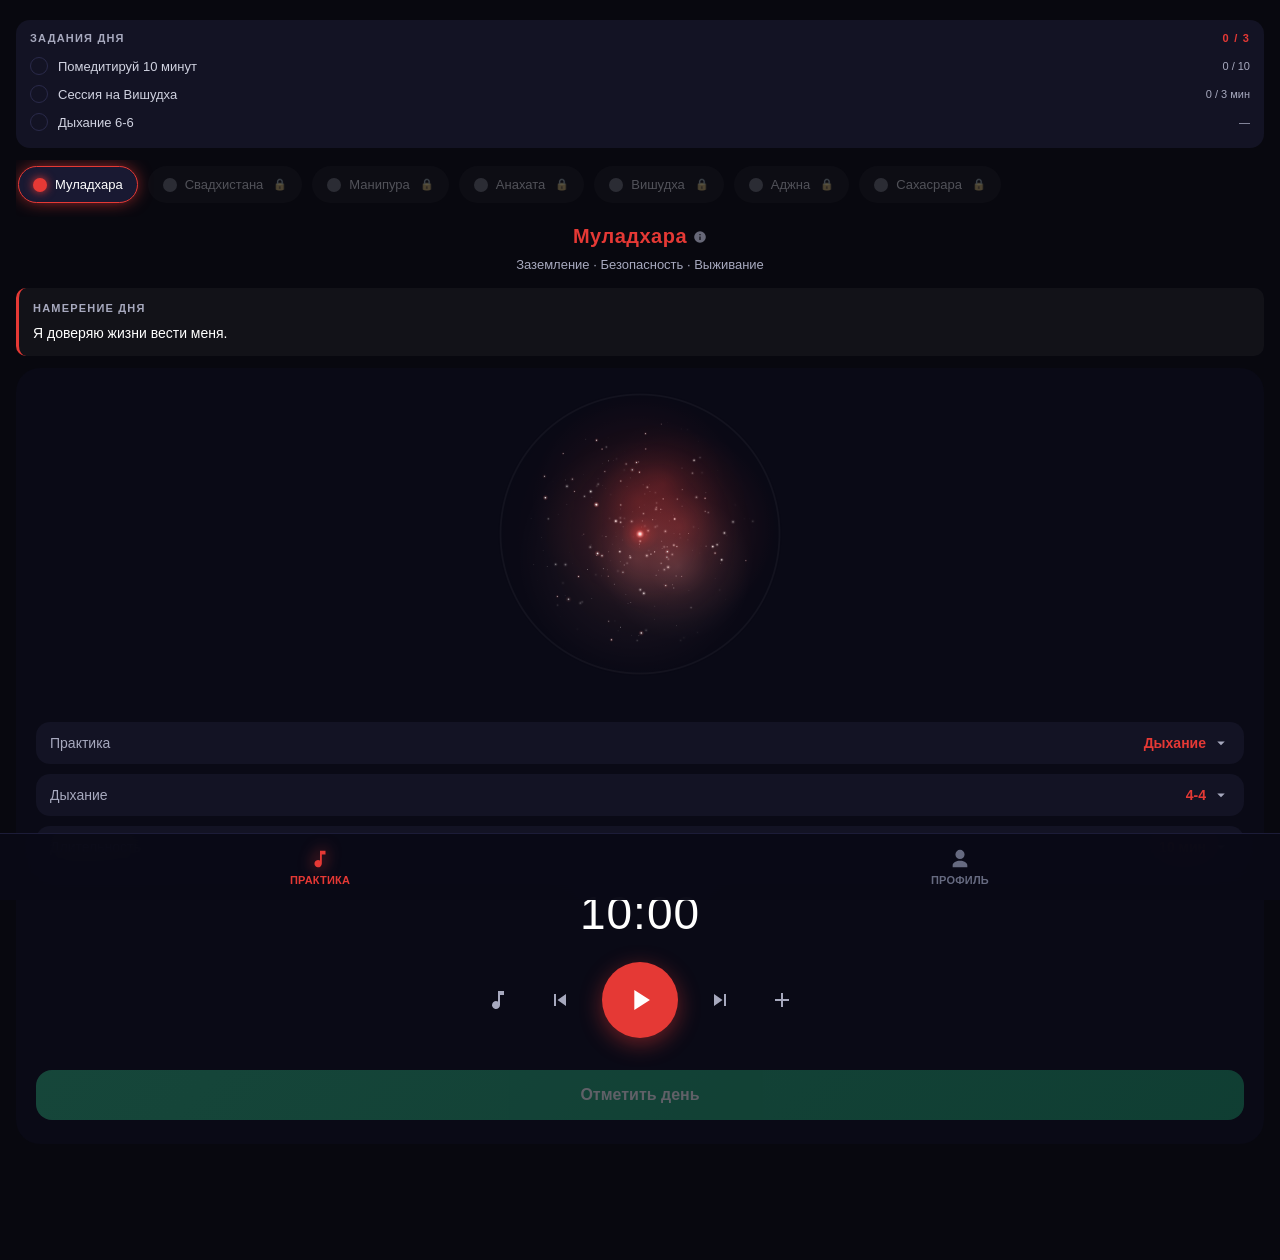
<file: Index.html>
<!DOCTYPE html>
<html lang="ru">
<head>
<meta charset="UTF-8">
<meta name="viewport" content="width=device-width, initial-scale=1, maximum-scale=1, user-scalable=no">
<title>Медитации</title>
<script src="https://telegram.org/js/telegram-web-app.js"></script>
<style>
  * { box-sizing: border-box; margin: 0; padding: 0; -webkit-tap-highlight-color: transparent; }
  body {
    --accent: #a463f2;
    --accent-glow: rgba(164, 99, 242, 0.45);
    font-family: -apple-system, BlinkMacSystemFont, 'Segoe UI', Roboto, sans-serif;
    background: #08080f;
    color: #fffffe;
    min-height: 100vh;
    padding: 20px 16px 100px;
    user-select: none;
  }
  .screen { display: none; }
  .screen.active { display: block; animation: fadeIn .25s ease; }
  @keyframes fadeIn { from { opacity: 0; transform: translateY(6px); } to { opacity: 1; transform: none; } }

  .tabs-bottom {
    position: fixed;
    bottom: 0; left: 0; right: 0;
    background: rgba(10, 10, 22, 0.96);
    backdrop-filter: blur(16px);
    -webkit-backdrop-filter: blur(16px);
    border-top: 1px solid #1c1c38;
    display: flex;
    padding: 8px 0 max(8px, env(safe-area-inset-bottom));
    z-index: 60;
  }
  .bottom-tab {
    flex: 1;
    background: none;
    border: none;
    color: #666a80;
    font-family: inherit;
    font-size: 11px;
    font-weight: 600;
    cursor: pointer;
    display: flex;
    flex-direction: column;
    align-items: center;
    gap: 4px;
    padding: 6px;
    transition: color .2s;
    letter-spacing: .2px;
    text-transform: uppercase;
  }
  .bottom-tab svg { fill: currentColor; transition: transform .2s; }
  .bottom-tab:active svg { transform: scale(.9); }
  .bottom-tab.active { color: var(--accent); }
  .bottom-tab.active svg { filter: drop-shadow(0 0 8px var(--accent)); }

  .streak-card {
    background: linear-gradient(135deg, #ff8906 0%, #e53170 100%);
    border-radius: 20px; padding: 20px; text-align: center;
    margin-bottom: 12px; box-shadow: 0 8px 24px rgba(229, 49, 112, 0.25);
  }
  .streak-num { font-size: 48px; font-weight: 700; line-height: 1; }
  .streak-label { font-size: 13px; opacity: .9; margin-top: 4px; }

  .stats-bar {
    display: flex; align-items: center; gap: 10px;
    background: #131324; border-radius: 14px;
    padding: 12px 14px; margin-bottom: 14px;
  }
  .level-badge {
    font-size: 11px; color: #a7a9be; font-weight: 600;
    flex-shrink: 0; letter-spacing: .3px; text-transform: uppercase;
  }
  .level-badge b { color: var(--accent); font-size: 15px; margin-left: 4px; }
  .xp-bar {
    flex: 1; height: 6px; background: rgba(255,255,255,.06);
    border-radius: 3px; overflow: hidden; min-width: 40px;
  }
  .xp-fill {
    height: 100%; background: var(--accent); border-radius: 3px;
    transition: width .6s cubic-bezier(.22,.9,.27,1);
    box-shadow: 0 0 8px var(--accent);
  }
  .xp-text { font-size: 11px; color: #a7a9be; flex-shrink: 0; font-variant-numeric: tabular-nums; }

  .profile-tabs {
    display: flex; gap: 4px;
    background: #131324;
    border-radius: 14px;
    padding: 4px;
    margin-bottom: 14px;
  }
  .profile-tab {
    flex: 1;
    background: none; border: none;
    color: #a7a9be;
    font-family: inherit;
    font-size: 13px;
    font-weight: 500;
    padding: 10px 8px;
    border-radius: 10px;
    cursor: pointer;
    transition: .2s;
    white-space: nowrap;
  }
  .profile-tab.active {
    background: var(--accent);
    color: #fff;
    box-shadow: 0 4px 12px rgba(164,99,242,.3);
  }

  .daily-tasks {
    background: #131324; border-radius: 14px;
    padding: 12px 14px; margin-bottom: 12px;
  }
  .daily-header {
    display: flex; justify-content: space-between;
    font-size: 11px; color: #a7a9be; margin-bottom: 8px;
    text-transform: uppercase; letter-spacing: 1.2px; font-weight: 600;
  }
  .daily-header .count { color: var(--accent); font-weight: 700; }
  .daily-item {
    display: flex; align-items: center; gap: 10px;
    padding: 5px 0; font-size: 13px;
  }
  .daily-check {
    width: 18px; height: 18px; border-radius: 50%;
    border: 1.5px solid #2a2a4a; display: flex;
    align-items: center; justify-content: center;
    flex-shrink: 0; transition: .2s; color: transparent;
  }
  .daily-item.done .daily-check { background: var(--accent); border-color: var(--accent); color: #fff; }
  .daily-text { flex: 1; color: #d0d2e0; transition: .2s; }
  .daily-item.done .daily-text { color: #666a80; text-decoration: line-through; }
  .daily-progress { font-size: 11px; color: #a7a9be; font-variant-numeric: tabular-nums; flex-shrink: 0; }

  .chakra-picker {
    display: flex; gap: 10px; overflow-x: auto;
    padding: 6px 2px 14px; margin-bottom: 4px;
    scrollbar-width: none; scroll-snap-type: x proximity;
  }
  .chakra-picker::-webkit-scrollbar { display: none; }
  .chakra-chip {
    flex-shrink: 0; scroll-snap-align: center;
    background: #131324; border: 1.5px solid transparent;
    color: #a7a9be; padding: 10px 14px; border-radius: 22px;
    font-size: 13px; font-weight: 500; cursor: pointer;
    display: flex; align-items: center; gap: 8px;
    transition: .25s; font-family: inherit;
  }
  .chakra-chip .dot {
    width: 14px; height: 14px; border-radius: 50%;
    background: var(--c); box-shadow: 0 0 10px var(--c); transition: .25s;
  }
  .chakra-chip.active {
    color: #fff; border-color: var(--c); background: #191932;
    box-shadow: 0 0 18px -4px var(--c);
  }
  .chakra-chip.locked { opacity: 0.45; filter: saturate(0.4); }
  .chakra-chip.locked .dot { background: #555770; box-shadow: none; }
  .chakra-chip .lock { font-size: 11px; margin-left: 2px; opacity: .8; }
  .chakra-info { text-align: center; margin-bottom: 12px; }
  .chakra-name {
    font-size: 20px; font-weight: 600; letter-spacing: .5px;
    transition: color .4s; cursor: pointer;
    display: inline-flex; align-items: center; gap: 6px;
    padding: 4px 8px; border-radius: 8px;
  }
  .chakra-name:active { background: rgba(255,255,255,.05); }
  .chakra-name .info-ic {
    width: 14px; height: 14px; fill: #a7a9be; opacity: .6;
  }
  .chakra-desc { font-size: 13px; color: #a7a9be; margin-top: 4px; line-height: 1.4; }
  .chakra-intent {
    margin-top: 14px; padding: 12px 14px;
    background: rgba(255,255,255,.04);
    border-left: 3px solid var(--accent); border-radius: 10px;
    font-size: 14px; color: #fffffe; text-align: left; line-height: 1.5;
    transition: border-color .3s;
  }
  .chakra-intent b {
    display: block; font-size: 11px; color: #a7a9be;
    text-transform: uppercase; letter-spacing: 1.2px;
    font-weight: 600; margin-bottom: 6px;
  }

  .chakra-progress {
    display: flex; gap: 6px; justify-content: center;
    align-items: flex-end; height: 60px; margin: 8px 0 6px;
  }
  .chakra-bar {
    width: 26px; height: 100%;
    background: rgba(255,255,255,.05);
    border-radius: 6px; position: relative; overflow: hidden;
  }
  .chakra-bar-fill {
    position: absolute; bottom: 0; left: 0; right: 0;
    background: var(--c); border-radius: 6px;
    transition: height .6s cubic-bezier(.22,.9,.27,1);
    box-shadow: 0 0 10px var(--c);
  }
  .chakra-total {
    text-align: center; font-size: 12px; color: #a7a9be;
    margin-bottom: 4px; letter-spacing: .3px;
  }
  .chakra-total b { color: var(--accent); font-weight: 600; font-size: 13px; }

  .profile-section-title {
    font-size: 11px;
    color: #a7a9be;
    text-transform: uppercase;
    letter-spacing: 1.2px;
    font-weight: 600;
    margin: 18px 0 10px;
  }
  .stat-summary {
    display: grid;
    grid-template-columns: repeat(2, 1fr);
    gap: 8px;
  }
  .stat-card {
    background: #131324;
    border-radius: 12px;
    padding: 14px;
    text-align: center;
  }
  .stat-label {
    font-size: 11px;
    color: #a7a9be;
    text-transform: uppercase;
    letter-spacing: .8px;
    font-weight: 600;
    margin-bottom: 6px;
  }
  .stat-value {
    font-size: 22px;
    font-weight: 600;
    font-variant-numeric: tabular-nums;
    line-height: 1.1;
  }
  .stat-value span {
    font-size: 12px;
    color: #a7a9be;
    font-weight: 500;
    margin-left: 2px;
  }

  .profile-subtabs {
    display: flex; gap: 6px;
    margin-bottom: 12px;
  }
  .profile-subtab {
    flex: 1;
    background: #131324;
    border: 1px solid transparent;
    color: #a7a9be;
    font-family: inherit;
    font-size: 13px;
    font-weight: 500;
    padding: 8px 12px;
    border-radius: 10px;
    cursor: pointer;
    transition: .2s;
  }
  .profile-subtab.active {
    background: rgba(164,99,242,.15);
    border-color: var(--accent);
    color: #fff;
  }

  .player {
    background: #0a0a16; border-radius: 24px;
    padding: 16px 20px 24px; margin-bottom: 16px; overflow: hidden;
  }
  #orb { display: block; width: 300px; height: 300px; margin: 0 auto 4px; }
  .breath-hint {
    text-align: center; font-size: 13px; color: #a7a9be;
    letter-spacing: 2px; text-transform: uppercase;
    margin-bottom: 16px; transition: color .8s ease; height: 18px;
    font-weight: 500;
  }

  .setting-block {
    background: #131324; border-radius: 14px;
    margin-bottom: 10px; overflow: hidden;
  }
  .setting-header {
    display: flex; align-items: center; justify-content: space-between;
    padding: 12px 14px; cursor: pointer; user-select: none;
    transition: background .15s;
  }
  .setting-header:active { background: rgba(255,255,255,.03); }
  .setting-label { font-size: 14px; color: #a7a9be; font-weight: 500; }
  .setting-value {
    display: flex; align-items: center; gap: 6px;
    font-size: 14px; color: #fff; font-weight: 500;
  }
  .setting-value b { color: var(--accent); font-weight: 600; transition: color .3s; }
  .setting-value .chev { width: 18px; height: 18px; fill: #a7a9be; transition: transform .25s; }
  .setting-block.open .chev { transform: rotate(180deg); }
  .setting-options {
    display: none; flex-wrap: wrap; gap: 6px;
    padding: 0 14px 14px;
  }
  .setting-block.open .setting-options { display: flex; }
  .setting-options button {
    background: transparent; border: 1px solid #24243e;
    color: #a7a9be; padding: 8px 14px; border-radius: 12px;
    font-size: 13px; font-weight: 500; cursor: pointer;
    transition: .2s; font-family: inherit; white-space: nowrap;
  }
  .setting-options button:active { background: rgba(255,255,255,.05); }
  .setting-options button.active { background: var(--accent); border-color: var(--accent); color: #fff; }
  .setting-options button.add-btn {
    border-style: dashed; color: var(--accent);
  }
  .setting-options button.custom {
    position: relative;
    padding-right: 24px;
  }
  .setting-options button.custom .del {
    position: absolute; right: 6px; top: 50%;
    transform: translateY(-50%);
    font-size: 14px; opacity: .6; padding: 0 2px;
  }
  .setting-block.hidden { display: none; }

  .timer-display {
    text-align: center; font-size: 46px; font-weight: 300;
    font-variant-numeric: tabular-nums; letter-spacing: 1px;
    color: #fffffe; margin: 18px 0 18px; transition: color .3s;
  }
  .timer-display.warn { color: #e53170; }
  .control-bar {
    display: flex; justify-content: center; align-items: center;
    gap: 22px; margin-bottom: 8px; padding: 4px 0;
  }
  .ctrl-side {
    background: transparent; border: none; color: #a7a9be;
    cursor: pointer; padding: 8px; border-radius: 50%;
    display: flex; align-items: center; justify-content: center;
    transition: .15s;
  }
  .ctrl-side:active { background: rgba(255,255,255,.08); }
  .ctrl-side svg { width: 24px; height: 24px; fill: currentColor; }
  .ctrl-play {
    background: var(--accent); border: none; color: #fff;
    cursor: pointer; width: 76px; height: 76px; border-radius: 50%;
    display: flex; align-items: center; justify-content: center;
    box-shadow: 0 6px 22px var(--accent-glow);
    transition: background .3s, box-shadow .3s, transform .1s;
  }
  .ctrl-play svg { width: 34px; height: 34px; fill: currentColor; }
  .ctrl-play:active { transform: scale(.94); }
  .mark-btn {
    width: 100%;
    background: linear-gradient(135deg, #2cb67d 0%, #1a9e68 100%);
    color: #fff; border: none; border-radius: 16px;
    padding: 16px; font-size: 16px; font-weight: 600;
    cursor: pointer; margin-top: 20px; transition: .2s; font-family: inherit;
  }
  .mark-btn:disabled { opacity: .35; cursor: default; }
  .mark-btn:active:not(:disabled) { transform: scale(.98); }

  .achievements-grid {
    display: grid; grid-template-columns: repeat(2, 1fr); gap: 10px;
  }
  .achievement-card {
    background: #1c1c38; border-radius: 12px;
    padding: 12px 10px; text-align: center;
    transition: .2s; border: 1px solid transparent;
  }
  .achievement-card.unlocked {
    border-color: var(--accent);
    box-shadow: 0 0 16px -6px var(--accent);
  }
  .achievement-icon { font-size: 28px; margin-bottom: 6px; line-height: 1; }
  .achievement-title { font-size: 12px; font-weight: 600; margin-bottom: 3px; color: #fffffe; }
  .achievement-desc { font-size: 10px; color: #a7a9be; line-height: 1.3; }
  .achievement-card.locked .achievement-title { color: #666a80; }
  .achievement-card.locked .achievement-icon { opacity: .35; filter: grayscale(1); }

  .modal {
    position: fixed; inset: 0; background: rgba(0,0,0,0.75);
    z-index: 100; display: none; align-items: center;
    justify-content: center; padding: 20px;
    backdrop-filter: blur(6px);
  }
  .modal.show { display: flex; animation: modalFade .2s ease; }
  @keyframes modalFade { from { opacity: 0; } to { opacity: 1; } }
  .modal-content {
    background: #131324; border-radius: 20px;
    width: 100%; max-width: 480px; max-height: 85vh;
    overflow-y: auto; padding: 20px;
    border: 1px solid rgba(255,255,255,.08);
  }
  .modal-header {
    display: flex; justify-content: space-between;
    align-items: center; margin-bottom: 16px;
    position: sticky; top: 0; background: #131324;
    padding-bottom: 8px; z-index: 1;
  }
  .modal-header h2 { font-size: 18px; font-weight: 600; }
  .modal-close {
    background: none; border: none; color: #a7a9be;
    font-size: 18px; cursor: pointer; padding: 6px 10px;
    border-radius: 8px; transition: .15s;
  }
  .modal-close:active { background: rgba(255,255,255,.06); }

  .guide-section {
    margin-bottom: 14px;
    background: #1c1c38;
    border-radius: 12px;
    padding: 12px 14px;
  }
  .guide-section h4 {
    font-size: 11px; color: #a7a9be;
    text-transform: uppercase; letter-spacing: 1.2px;
    font-weight: 600; margin-bottom: 6px;
  }
  .guide-section p { font-size: 13px; line-height: 1.55; color: #d0d2e0; }
  .guide-chakra-name { font-size: 22px; font-weight: 600; margin-bottom: 4px; }

  .my-intents { display: flex; flex-direction: column; gap: 6px; }
  .my-intent-item {
    display: flex; align-items: center; gap: 8px;
    padding: 8px 10px;
    background: rgba(255,255,255,.03);
    border-radius: 8px;
    font-size: 13px;
    line-height: 1.4;
  }
  .my-intent-item span { flex: 1; }
  .my-intent-item button {
    background: transparent; border: none;
    color: #e53170; cursor: pointer;
    font-size: 16px; padding: 2px 6px;
    border-radius: 6px; transition: .15s;
    font-family: inherit; flex-shrink: 0;
  }
  .add-intent-btn {
    width: 100%;
    background: transparent;
    border: 1px dashed #2a2a4a;
    color: var(--accent);
    padding: 10px;
    border-radius: 8px;
    font-family: inherit;
    font-size: 13px; font-weight: 500;
    cursor: pointer; transition: .15s;
    margin-top: 4px;
  }
  .intent-empty {
    color: #666a80; font-size: 12px;
    text-align: center; padding: 8px 0;
  }

  .track-list { display: flex; flex-direction: column; gap: 6px; margin-bottom: 12px; }
  .track-item {
    display: flex; align-items: center; gap: 10px;
    padding: 10px 12px;
    background: #1c1c38;
    border-radius: 10px;
    font-size: 13px;
  }
  .track-item .name {
    flex: 1;
    white-space: nowrap; overflow: hidden;
    text-overflow: ellipsis;
    color: #d0d2e0;
  }
  .track-item .size {
    font-size: 11px; color: #666a80;
    flex-shrink: 0;
  }
  .track-item .del {
    background: transparent; border: none;
    color: #e53170; cursor: pointer;
    font-size: 16px; padding: 4px 6px;
    border-radius: 6px; transition: .15s;
    font-family: inherit; flex-shrink: 0;
  }

  .add-file-label {
    display: flex; align-items: center; justify-content: center;
    gap: 8px;
    width: 100%;
    background: transparent;
    border: 1px dashed #2a2a4a;
    color: var(--accent);
    padding: 12px;
    border-radius: 10px;
    font-family: inherit;
    font-size: 13px; font-weight: 500;
    cursor: pointer; transition: .15s;
    margin-bottom: 16px;
  }
  .add-file-label input[type="file"] { display: none; }

  .custom-rhythm-row {
    display: flex; align-items: center; gap: 8px;
    margin-bottom: 12px;
  }
  .custom-rhythm-row label {
    font-size: 13px; color: #a7a9be;
    min-width: 100px;
  }
  .custom-rhythm-row input[type="number"] {
    flex: 1;
    background: #0a0a16;
    border: 1px solid #24243e;
    color: #fffffe;
    padding: 10px 12px;
    border-radius: 10px;
    font-family: inherit;
    font-size: 14px;
    outline: none;
    transition: .2s;
    -webkit-appearance: none;
    appearance: textfield;
  }
  .custom-rhythm-row input[type="number"]:focus { border-color: var(--accent); }
  .custom-rhythm-row .hint {
    font-size: 11px; color: #666a80;
    flex-shrink: 0;
  }
  .rhythm-preview {
    background: #1c1c38;
    border-radius: 10px;
    padding: 12px 14px;
    margin-bottom: 14px;
    font-size: 13px;
    color: #a7a9be;
    text-align: center;
  }
  .rhythm-preview b {
    color: var(--accent);
    font-size: 15px;
    font-weight: 600;
  }
  .modal-actions {
    display: flex; gap: 8px;
  }
  .modal-actions button {
    flex: 1; padding: 12px;
    border-radius: 12px; border: none;
    font-family: inherit; font-size: 14px;
    font-weight: 600; cursor: pointer;
    transition: .15s;
  }
  .modal-actions button.ghost { background: #1c1c38; color: #a7a9be; }
  .modal-actions button.primary { background: var(--accent); color: #fff; }

  .sessions-empty {
    text-align: center; color: #666a80;
    padding: 40px 20px; font-size: 14px;
    line-height: 1.5;
  }
  .session-item {
    background: #1c1c38; border-radius: 12px;
    padding: 12px 14px; margin-bottom: 8px;
    border-left: 3px solid var(--c, #a463f2);
  }
  .session-top {
    display: flex; justify-content: space-between;
    align-items: baseline; gap: 8px; margin-bottom: 6px;
  }
  .session-date {
    font-size: 12px; color: #a7a9be;
    font-variant-numeric: tabular-nums;
  }
  .session-mins { font-size: 12px; color: #fffffe; font-weight: 600; }
  .session-chakra {
    font-size: 13px; font-weight: 600; margin-bottom: 4px;
    display: flex; align-items: center; gap: 6px;
  }
  .session-chakra .cdot {
    width: 8px; height: 8px; border-radius: 50%;
    background: var(--c, #a463f2); box-shadow: 0 0 6px var(--c, #a463f2);
  }
  .session-intent {
    font-size: 12px; color: #a7a9be;
    font-style: italic; line-height: 1.4;
    padding: 6px 8px; background: rgba(255,255,255,.03);
    border-radius: 8px; margin-top: 6px;
  }
  .session-note {
    font-size: 12px; color: #d0d2e0;
    margin-top: 6px; padding: 6px 8px;
    background: rgba(164,99,242,.1);
    border-radius: 8px; line-height: 1.4;
  }
  .session-note::before { content: '📝 '; }

  .cal-header {
    display: flex; justify-content: space-between;
    align-items: center; margin-bottom: 14px;
  }
  .cal-title { font-size: 15px; font-weight: 600; text-transform: capitalize; }
  .cal-nav { display: flex; gap: 4px; }
  .cal-nav button {
    background: #1c1c38; border: none; color: #a7a9be;
    width: 32px; height: 32px; border-radius: 8px;
    cursor: pointer; font-size: 16px;
    display: flex; align-items: center; justify-content: center;
    transition: .15s; font-family: inherit;
  }
  .cal-grid {
    display: grid; grid-template-columns: repeat(7, 1fr);
    gap: 4px; margin-bottom: 16px;
  }
  .cal-dow {
    text-align: center; font-size: 10px;
    color: #666a80; padding: 4px 0;
    text-transform: uppercase; font-weight: 600;
  }
  .cal-day {
    aspect-ratio: 1; background: #1c1c38;
    border-radius: 8px; position: relative;
    display: flex; align-items: center; justify-content: center;
    font-size: 12px; color: #d0d2e0; cursor: pointer;
    transition: .15s; font-variant-numeric: tabular-nums;
    border: 1px solid transparent;
  }
  .cal-day.empty { background: transparent; cursor: default; }
  .cal-day.today { border-color: rgba(255,255,255,.2); }
  .cal-day.selected { background: #24243e; border-color: var(--accent); }
  .cal-day.has-data { background: #221a3a; }
  .cal-dot {
    position: absolute; bottom: 4px; left: 50%;
    transform: translateX(-50%);
    width: 5px; height: 5px; border-radius: 50%;
    background: var(--accent); box-shadow: 0 0 6px var(--accent);
  }
  .cal-day-detail { margin-top: 8px; }
  .cal-day-detail h3 {
    font-size: 13px; color: #a7a9be;
    margin-bottom: 8px; font-weight: 500;
  }

  .note-textarea {
    width: 100%; min-height: 80px;
    background: #0a0a16; border: 1px solid #24243e;
    border-radius: 12px; padding: 12px 14px;
    color: #fffffe; font-family: inherit;
    font-size: 14px; resize: none;
    outline: none; transition: .2s;
    line-height: 1.5;
  }
  .note-textarea:focus { border-color: var(--accent); }
  .note-textarea::placeholder { color: #666a80; }
  .note-actions { display: flex; gap: 8px; margin-top: 12px; }
  .note-actions button {
    flex: 1; padding: 12px;
    border-radius: 12px; border: none;
    font-family: inherit; font-size: 14px;
    font-weight: 600; cursor: pointer;
    transition: .15s;
  }
  .note-actions button.ghost { background: #1c1c38; color: #a7a9be; }
  .note-actions button.primary { background: var(--accent); color: #fff; }
  .note-subtitle { font-size: 12px; color: #a7a9be; margin-bottom: 10px; }

  .toast {
    position: fixed; bottom: 100px; left: 50%;
    transform: translateX(-50%) translateY(80px);
    background: #1c1c38; color: #fff;
    padding: 12px 18px; border-radius: 14px;
    font-size: 13px; opacity: 0;
    transition: .35s cubic-bezier(.2,.9,.3,1.2);
    z-index: 2000; max-width: 90vw; text-align: center;
    box-shadow: 0 8px 24px rgba(0,0,0,.5);
    border: 1px solid rgba(255,255,255,.08);
    pointer-events: none; line-height: 1.4;
  }
  .toast.show { opacity: 1; transform: translateX(-50%) translateY(0); }
  .toast.success { border-color: var(--accent); }
</style>
</head>
<body>

<!-- ==================== ЭКРАН ПРАКТИКА ==================== -->
<div class="screen screen-practice active" id="screen-practice">
  <div class="daily-tasks" id="dailyTasks"></div>
  <div class="chakra-picker" id="chakraPicker"></div>

  <div class="chakra-info">
    <div class="chakra-name" id="chakraNameWrap">
      <span id="chakraName">—</span>
      <svg class="info-ic" viewBox="0 0 24 24"><path d="M12 2a10 10 0 1 0 0 20 10 10 0 0 0 0-20zm1 15h-2v-6h2v6zm0-8h-2V7h2v2z"/></svg>
    </div>
    <div class="chakra-desc" id="chakraDesc">—</div>
    <div class="chakra-intent">
      <b>Намерение дня</b>
      <span id="chakraIntentText">—</span>
    </div>
  </div>

  <div class="player">
    <canvas id="orb" width="600" height="600"></canvas>
    <div class="breath-hint" id="breathHint"></div>

    <div class="setting-block" id="practiceBlock">
      <div class="setting-header" id="practiceHeader">
        <span class="setting-label">Практика</span>
        <span class="setting-value">
          <b id="practiceValue">Дыхание</b>
          <svg class="chev" viewBox="0 0 24 24"><path d="M7 10l5 5 5-5z"/></svg>
        </span>
      </div>
      <div class="setting-options" id="practicePicker">
        <button data-mode="breath">Дыхание</button>
        <button data-mode="scan">Сканирование тела</button>
      </div>
    </div>

    <div class="setting-block" id="rhythmBlock">
      <div class="setting-header" id="rhythmHeader">
        <span class="setting-label">Дыхание</span>
        <span class="setting-value">
          <b id="rhythmValue">4-4</b>
          <svg class="chev" viewBox="0 0 24 24"><path d="M7 10l5 5 5-5z"/></svg>
        </span>
      </div>
      <div class="setting-options" id="rhythmPicker"></div>
    </div>

    <div class="setting-block" id="timeBlock">
      <div class="setting-header" id="timeHeader">
        <span class="setting-label">Длительность</span>
        <span class="setting-value">
          <b id="timeValue">10 мин</b>
          <svg class="chev" viewBox="0 0 24 24"><path d="M7 10l5 5 5-5z"/></svg>
        </span>
      </div>
      <div class="setting-options" id="presets"></div>
    </div>

    <div class="timer-display" id="timerDisplay">10:00</div>

    <div class="control-bar">
      <button class="ctrl-side" id="btnTracks" title="Треки">
        <svg viewBox="0 0 24 24"><path d="M12 3v10.55A4 4 0 1 0 14 17V7h4V3z"/></svg>
      </button>
      <button class="ctrl-side" id="btnPrevTrack" title="Прошлый">
        <svg viewBox="0 0 24 24"><path d="M6 6h2v12H6zm3.5 6l8.5 6V6z"/></svg>
      </button>
      <button class="ctrl-play" id="btnMain" title="Старт">
        <svg id="mainIcon" viewBox="0 0 24 24"><path d="M8 5v14l11-7z"/></svg>
      </button>
      <button class="ctrl-side" id="btnNextTrack" title="Следующий">
        <svg viewBox="0 0 24 24"><path d="M16 6h2v12h-2zM6 18l8.5-6L6 6z"/></svg>
      </button>
      <button class="ctrl-side" id="btnAddTrack" title="Добавить трек">
        <svg viewBox="0 0 24 24"><path d="M19 13h-6v6h-2v-6H5v-2h6V5h2v6h6v2z"/></svg>
      </button>
    </div>

    <button class="mark-btn" id="btnMark" disabled>Отметить день</button>
  </div>
</div>

<!-- ==================== ЭКРАН ПРОФИЛЬ ==================== -->
<div class="screen screen-profile" id="screen-profile">
  <div class="streak-card">
    <div class="streak-num" id="streakNum">0</div>
    <div class="streak-label" id="streakLabel">дней подряд</div>
  </div>

  <div class="stats-bar">
    <div class="level-badge">Ур.<b id="levelNum">1</b></div>
    <div class="xp-bar"><div class="xp-fill" id="xpFill"></div></div>
    <div class="xp-text" id="xpText">0 / 100</div>
  </div>

  <div class="profile-tabs">
    <button class="profile-tab active" data-ptab="stats">Статистика</button>
    <button class="profile-tab" data-ptab="achievements">Достижения</button>
    <button class="profile-tab" data-ptab="history">История</button>
  </div>

  <div id="profileBody"></div>
</div>

<!-- ==================== НИЖНЯЯ НАВИГАЦИЯ ==================== -->
<div class="tabs-bottom">
  <button class="bottom-tab active" data-screen="practice">
    <svg viewBox="0 0 24 24" width="22" height="22"><path d="M12 3v10.55A4 4 0 1 0 14 17V7h4V3z"/></svg>
    <span>Практика</span>
  </button>
  <button class="bottom-tab" data-screen="profile">
    <svg viewBox="0 0 24 24" width="22" height="22"><path d="M12 12a5 5 0 1 0 0-10 5 5 0 0 0 0 10zm0 2c-4 0-8 2-8 5v2h16v-2c0-3-4-5-8-5z"/></svg>
    <span>Профиль</span>
  </button>
</div>

<!-- ==================== МОДАЛКИ ==================== -->
<div class="modal" id="noteModal">
  <div class="modal-content" style="max-width: 400px;">
    <div class="modal-header"><h2>Как прошло?</h2></div>
    <div class="note-subtitle">Одна строка — что чувствуешь сейчас.</div>
    <textarea class="note-textarea" id="noteInput" placeholder="Спокойно. Внимание было глубоким..." maxlength="180"></textarea>
    <div class="note-actions">
      <button class="ghost" id="noteSkip">Пропустить</button>
      <button class="primary" id="noteSave">Сохранить</button>
    </div>
  </div>
</div>

<div class="modal" id="guideModal">
  <div class="modal-content">
    <div class="modal-header">
      <h2>О чакре</h2>
      <button class="modal-close" data-close="guideModal">✕</button>
    </div>
    <div id="guideBody"></div>
  </div>
</div>

<div class="modal" id="tracksModal">
  <div class="modal-content">
    <div class="modal-header">
      <h2>Мои треки</h2>
      <button class="modal-close" data-close="tracksModal">✕</button>
    </div>
    <label class="add-file-label">
      <svg viewBox="0 0 24 24" width="18" height="18" fill="currentColor"><path d="M19 13h-6v6h-2v-6H5v-2h6V5h2v6h6v2z"/></svg>
      Добавить mp3
      <input type="file" id="fileInput" accept="audio/*" multiple>
    </label>
    <div class="track-list" id="myTracksList"></div>
  </div>
</div>

<div class="modal" id="customRhythmModal">
  <div class="modal-content" style="max-width: 400px;">
    <div class="modal-header">
      <h2>Свой ритм</h2>
      <button class="modal-close" data-close="customRhythmModal">✕</button>
    </div>
    <div class="custom-rhythm-row">
      <label>Вдох</label>
      <input type="number" id="rIn" min="1" max="30" value="4">
      <span class="hint">сек</span>
    </div>
    <div class="custom-rhythm-row">
      <label>Задержка</label>
      <input type="number" id="rHold" min="0" max="30" value="0">
      <span class="hint">сек</span>
    </div>
    <div class="custom-rhythm-row">
      <label>Выдох</label>
      <input type="number" id="rOut" min="1" max="30" value="4">
      <span class="hint">сек</span>
    </div>
    <div class="custom-rhythm-row">
      <label>Пауза</label>
      <input type="number" id="rEmpty" min="0" max="30" value="0">
      <span class="hint">сек</span>
    </div>
    <div class="rhythm-preview" id="rhythmPreview">Цикл: <b>8 сек</b></div>
    <div class="modal-actions">
      <button class="ghost" data-close="customRhythmModal">Отмена</button>
      <button class="primary" id="saveRhythmBtn">Сохранить</button>
    </div>
  </div>
</div>

<audio id="audioEl" preload="none" loop></audio>
<div class="toast" id="toast"></div>

<script>
/* ---------- Telegram ---------- */
const tg = window.Telegram?.WebApp;
if (tg) { tg.ready(); tg.expand(); }

/* ---------- Хранилище ---------- */
function storageGet(key, cb) {
  if (tg?.CloudStorage) {
    tg.CloudStorage.getItem(key, (err, val) => {
      if (err || val === undefined || val === null || val === '') cb(null);
      else cb(val);
    });
  } else cb(localStorage.getItem(key));
}
function storageSet(key, val) {
  if (tg?.CloudStorage) tg.CloudStorage.setItem(key, val);
  else localStorage.setItem(key, val);
}
function storageGetP(key) {
  return new Promise(resolve => storageGet(key, resolve));
}

/* ---------- IndexedDB для треков ---------- */
const DB_NAME = 'meditation-app';
const DB_VERSION = 1;
const STORE_TRACKS = 'userTracks';

function openDB() {
  return new Promise((resolve, reject) => {
    const req = indexedDB.open(DB_NAME, DB_VERSION);
    req.onupgradeneeded = () => {
      const db = req.result;
      if (!db.objectStoreNames.contains(STORE_TRACKS)) {
        db.createObjectStore(STORE_TRACKS, { keyPath: 'id', autoIncrement: true });
      }
    };
    req.onsuccess = () => resolve(req.result);
    req.onerror = () => reject(req.error);
  });
}
async function dbAddTrack(name, blob) {
  const db = await openDB();
  return new Promise((resolve, reject) => {
    const tx = db.transaction(STORE_TRACKS, 'readwrite');
    const req = tx.objectStore(STORE_TRACKS).add({ name, blob, created: Date.now() });
    req.onsuccess = () => resolve(req.result);
    req.onerror = () => reject(req.error);
  });
}
async function dbGetAllTracks() {
  const db = await openDB();
  return new Promise((resolve, reject) => {
    const tx = db.transaction(STORE_TRACKS, 'readonly');
    const req = tx.objectStore(STORE_TRACKS).getAll();
    req.onsuccess = () => resolve(req.result);
    req.onerror = () => reject(req.error);
  });
}
async function dbDeleteTrack(id) {
  const db = await openDB();
  return new Promise((resolve, reject) => {
    const tx = db.transaction(STORE_TRACKS, 'readwrite');
    const req = tx.objectStore(STORE_TRACKS).delete(id);
    req.onsuccess = () => resolve();
    req.onerror = () => reject(req.error);
  });
}

/* ---------- Чакры ---------- */
const CHAKRAS = [
  { key:'muladhara', name:'Муладхара', desc:'Заземление · Безопасность · Выживание', color:'#E53935',
    guide:{ location:'Основание позвоночника, область промежности.',
      meaning:'Первая чакра. Отвечает за базовое чувство безопасности, выживание, ощущение опоры.',
      feel:'Сядь удобно, стопы на полу. Представь тёплый красный свет в основании тела. Мягко произнеси: «Я в безопасности».' } },
  { key:'svadhisthana', name:'Свадхистана', desc:'Эмоции · Творчество · Чувственность', color:'#FF8906',
    guide:{ location:'Ниже пупка, в области таза.',
      meaning:'Вторая чакра. Центр эмоций, творчества, удовольствия и потока.',
      feel:'Положи ладонь на низ живота. Представь тёплую воду, которая мягко течёт внутри.' } },
  { key:'manipura', name:'Манипура', desc:'Воля · Уверенность · Внутренняя сила', color:'#F0B429',
    guide:{ location:'Солнечное сплетение, между пупком и грудиной.',
      meaning:'Третья чакра. Центр воли, уверенности, личной силы и действия.',
      feel:'Положи ладонь на солнечное сплетение. Почувствуй тёплый огонь. Скажи себе: «Я могу. Я выбираю».' } },
  { key:'anahata', name:'Анахата', desc:'Любовь · Сострадание · Принятие', color:'#2CB67D',
    guide:{ location:'Центр груди, на уровне сердца.',
      meaning:'Четвёртая чакра — мост между земными и духовными. Центр любви и сострадания.',
      feel:'Положи ладонь на сердце. Почувствуй, как зелёный свет расширяется из груди.' } },
  { key:'vishuddha', name:'Вишудха', desc:'Общение · Истина · Самовыражение', color:'#3DA9FC',
    guide:{ location:'Область горла, у основания шеи.',
      meaning:'Пятая чакра. Центр голоса, самовыражения, честности и истины.',
      feel:'Мягко направь внимание в горло. Почувствуй вибрацию — как будто внутри течёт голубой ручей.' } },
  { key:'ajna', name:'Аджна', desc:'Интуиция · Ясность · Мудрость', color:'#5B5BFF',
    guide:{ location:'Между бровями, чуть выше переносицы.',
      meaning:'Шестая чакра — «третий глаз». Центр интуиции, внутреннего зрения, ясности ума.',
      feel:'Направь внимание в точку между бровями. Представь индиговый свет, который раскрывается изнутри.' } },
  { key:'sahasrara', name:'Сахасрара', desc:'Духовность · Единство · Связь с высшим', color:'#A463F2',
    guide:{ location:'На макушке, чуть выше головы.',
      meaning:'Седьмая чакра. Центр единства, связи с чем-то большим, чистого сознания.',
      feel:'Почувствуй пространство над головой. Представь фиолетовый свет, раскрывающийся как тысячелепестковый лотос.' } }
];
const UNLOCK_THRESHOLD_MIN = 15;
let currentChakra = 'muladhara';

/* ---------- Треки (только пользовательские) ---------- */
let userTracks = [];
let allTracks = [];
let trackIndex = 0;

function rebuildAllTracks() {
  allTracks = userTracks.map(t => ({
    title: t.name,
    src: URL.createObjectURL(t.blob),
    _user: true,
    _id: t.id
  }));
}

/* ---------- Ритмы ---------- */
const BUILTIN_RHYTHMS = [
  { key:'4-4',   label:'4-4',   phases:[{name:'inhale',dur:4},{name:'exhale',dur:4}] },
  { key:'4-7-8', label:'4-7-8', phases:[{name:'inhale',dur:4},{name:'hold',dur:7},{name:'exhale',dur:8}] },
  { key:'6-6',   label:'6-6',   phases:[{name:'inhale',dur:6},{name:'exhale',dur:6}] },
  { key:'box',   label:'Квадрат', phases:[{name:'inhale',dur:4},{name:'hold',dur:4},{name:'exhale',dur:4},{name:'holdEmpty',dur:4}] }
];
let userRhythms = [];
let allRhythms = [];
let currentRhythm = BUILTIN_RHYTHMS[0];

function rebuildAllRhythms() {
  allRhythms = [...BUILTIN_RHYTHMS, ...userRhythms];
}

/* ---------- Скан тела ---------- */
const SCAN_PARTS = ['Стопы','Голени','Колени','Бёдра','Живот','Грудь','Кисти рук','Плечи','Шея','Лицо','Макушка','Всё тело'];
const SCAN_PART_DUR = 25;
let practiceMode = 'breath';

function rhythmTotal(r) { return r.phases.reduce((s,p)=>s+p.dur,0); }
function easeInOut(x) { return x*x*(3-2*x); }
function breathing(secondsInCycle) {
  if (practiceMode === 'scan') {
    const totalDur = SCAN_PARTS.length * SCAN_PART_DUR;
    const time = ((secondsInCycle % totalDur) + totalDur) % totalDur;
    const partIdx = Math.floor(time / SCAN_PART_DUR);
    const local = (time % SCAN_PART_DUR) / SCAN_PART_DUR;
    const breathePhase = (time / 8) * Math.PI * 2;
    const level = (1 - Math.cos(breathePhase)) / 2;
    return { level, phaseName: 'scan', scanPart: SCAN_PARTS[partIdx], scanIdx: partIdx, scanLocal: local };
  }
  const total = rhythmTotal(currentRhythm);
  const time = ((secondsInCycle % total) + total) % total;
  let acc = 0;
  for (const p of currentRhythm.phases) {
    if (time < acc + p.dur) {
      const local = (time - acc) / p.dur;
      let level;
      if (p.name === 'inhale') level = easeInOut(local);
      else if (p.name === 'exhale') level = 1 - easeInOut(local);
      else if (p.name === 'hold') level = 1;
      else level = 0;
      return { level, phaseName: p.name };
    }
    acc += p.dur;
  }
  return { level: 0, phaseName: 'inhale' };
}

/* ---------- Намерения ---------- */
const BASE_INTENTIONS = {
  muladhara: ["Сегодня я выбираю твёрдо стоять на земле — что бы ни происходило.","Я в безопасности. Моё тело — мой дом.","Один медленный вдох — и я снова здесь.","Сегодня я замедляюсь, чтобы чувствовать опору под ногами.","Мне не нужно торопиться, чтобы быть в порядке.","Я позволяю себе занимать своё место в мире.","Каждый шаг — заземление. Каждое дыхание — покой.","Сегодня я выбираю простоту и надёжность.","Моё тело — союзник, а не противник.","Я доверяю жизни вести меня.","Сегодня я возвращаю себя в настоящий момент.","Я стою на своём — спокойно и без усилия.","Мне хватает того, что есть прямо сейчас.","Земля держит меня. Я могу выдохнуть.","Сегодня я забочусь о своём теле как о святыне.","Я выбираю покой вместо спешки.","Мой дом — внутри меня.","Я позволяю себе быть там, где я есть.","Каждое утро — новая точка отсчёта.","Я — часть большого, живого мира.","Я здесь. Я дома. Я в порядке.","Сегодня я выбираю устойчивость, а не скорость.","Моё дыхание — якорь в этом моменте.","Я доверяю своему телу — оно знает.","Покой — это не бездействие, а сила.","Я выбираю ритм, в котором мне хорошо.","Каждое движение — это возвращение к себе.","Я стою крепко — и могу расслабиться.","Сегодня я выбираю мягкую, но твёрдую опору.","Земля под ногами — моя тихая поддержка."],
  svadhisthana: ["Сегодня я разрешаю себе чувствовать.","Мои эмоции — это река, а не стена.","Я выбираю мягкость к себе.","Творчество — это моё естественное состояние.","Сегодня я делаю что-то просто ради удовольствия.","Я позволяю себе радоваться без причины.","Мои чувства имеют право быть.","Я — источник, а не только русло.","Сегодня я выбираю чувственность и присутствие.","Я разрешаю себе быть несовершенным и живым.","Удовольствие — это тоже практика.","Мои желания заслуживают внимания.","Сегодня я двигаюсь в такт своему телу.","Я позволяю творчеству течь через меня.","Я выбираю живое вместо правильного.","Моя чувствительность — это сила.","Сегодня я танцую с жизнью, а не борюсь с ней.","Я разрешаю себе наслаждаться.","Каждое чувство — приглашение к глубине.","Я — вода: гибкая, живая, настоящая.","Я разрешаю себе жить в своём темпе.","Вода внутри меня течёт свободно.","Я выбираю быть в контакте с чувствами, а не бежать от них.","Творчество — это моё дыхание.","Мои эмоции — моя сила, а не слабость.","Сегодня я делаю что-то новое, просто так.","Я разрешаю себе не знать — и чувствовать.","Мягкость — это форма смелости.","Всё, что я чувствую, имеет право быть.","Я выбираю живое тепло вместо холодной правильности."],
  manipura: ["Сегодня я выбираю свою силу — спокойно и без давления.","Я могу. Я делаю. Я выбираю.","Мой внутренний огонь согревает, а не сжигает.","Сегодня я действую из ясности, а не из страха.","Я доверяю своему решению.","Мне не нужно разрешение, чтобы жить по-своему.","Я выбираю смелость вместо удобства.","Моя воля — это компас, а не кнут.","Сегодня я делаю одно важное дело до конца.","Я держу слово перед собой.","Я разрешаю себе быть сильным.","Огонь внутри меня — источник, а не опасность.","Сегодня я выбираю действие вместо сомнений.","Я знаю, чего хочу, и иду к этому.","Моя сила — в моей ясности.","Я выбираю себя — снова и снова.","Дисциплина — это моя форма любви к себе.","Сегодня я зажигаю свой внутренний огонь.","Я могу начать с малого — прямо сейчас.","Я не жду разрешения на свою жизнь.","Я выбираю свою жизнь, а не чужой сценарий.","Сегодня я сделаю одно дело, которым буду горд.","Моя сила растёт, когда я замедляюсь.","Я выбираю ясность, а не контроль.","Огонь внутри — это энергия, а не гнев.","Я доверяю своему решению и иду.","Сегодня я выбираю быть твёрдым в главном.","Дисциплина — это форма заботы о себе.","Я не обязан быть идеальным, чтобы действовать.","Мой внутренний компас знает путь."],
  anahata: ["Сегодня я выбираю мягкость — к себе и к другим.","Любовь — моё естественное состояние.","Я открываю сердце без страха.","Я позволяю себе быть любимым.","Сегодня я выбираю сострадание вместо осуждения.","Моё сердце умеет прощать — начну с себя.","Я выбираю видеть в людях свет.","Каждое живое существо заслуживает нежности.","Сегодня я дышу сердцем.","Я разрешаю себе принимать любовь.","Доброта — это не слабость, а сила.","Я выбираю близость вместо защиты.","Моё сердце — дом для многих.","Сегодня я скажу кому-то доброе слово.","Я выбираю любить без условий.","Я прощаю себя за прошлое.","Всё живое связано со мной.","Я выбираю быть теплее, чем вчера.","Моё сердце раскрыто — я в безопасности.","Любовь — это практика, и я её выбираю.","Я выбираю любить, даже когда это неудобно.","Моё сердце — не крепость, а сад.","Сегодня я позволяю себе принять доброту.","Я выбираю видеть душу в каждом человеке.","Простить — не значит забыть. Это выбор освободиться.","Каждое существо хочет быть счастливым.","Я выбираю соединение, а не отдельность.","Любовь начинается с честности перед собой.","Сегодня я дам кому-то почувствовать, что его видят.","Моё сердце открыто — и я в безопасности."],
  vishuddha: ["Сегодня я говорю свою правду — мягко и ясно.","Мой голос имеет значение.","Я выбираю говорить, а не молчать из страха.","Слова — это энергия. Я выбираю её с умом.","Сегодня я слушаю больше, чем говорю.","Я разрешаю себе выражать себя.","Мой голос — инструмент, а не оружие.","Я говорю с собой так же мягко, как с другом.","Сегодня я честен с собой.","Я выбираю ясность вместо тумана.","Молчание — тоже речь.","Я разрешаю себе быть услышанным.","Моя правда важна — даже если она неудобна.","Сегодня я говорю то, что чувствую.","Я выбираю слова, которые лечат.","Моё самовыражение — не эго, а дыхание.","Я говорю с миром уважительно и твёрдо.","Сегодня я слушаю тишину между словами.","Мой голос — продолжение моей души.","Я выбираю быть настоящим в каждом слове.","Я говорю то, что помогает, а не то, что ранит.","Мой голос — это моя правда.","Сегодня я слушаю так, будто от этого зависит жизнь.","Я разрешаю себе говорить медленно и точно.","Молчание — тоже форма ясности.","Я выбираю быть честным — с собой и с другими.","Мои слова могут лечить — я выбираю их с любовью.","Сегодня я скажу то, что давно держал в себе.","Я дышу в горло и позволяю звуку течь.","Говорить истину — это не атака, а подарок."],
  ajna: ["Сегодня я доверяю своему внутреннему знанию.","Я вижу ясно — умом и сердцем.","Моя интуиция — компас.","Сегодня я выбираю наблюдать, а не судить.","Внутри меня есть тихий голос, который знает.","Я разрешаю себе смотреть глубже поверхности.","Ясность приходит, когда я замедляюсь.","Сегодня я выбираю понимание вместо мнения.","Я вижу в темноте, потому что у меня есть свет внутри.","Моя мудрость растёт в тишине.","Сегодня я доверяю своим ощущениям.","Я выбираю видение, а не иллюзию.","Моё внутреннее зрение открыто — для правды.","Я разрешаю себе не знать — и не бояться этого.","Сегодня я вижу знаки на своём пути.","Моя ясность — это мой покой.","Я наблюдаю свои мысли, не отождествляясь с ними.","Внутреннее зрение ведёт меня.","Сегодня я замечаю то, что раньше пропускал.","Я доверяю мудрости, которая старше меня.","Я вижу суть, а не только форму.","Сегодня я выбираю наблюдать без комментариев.","Моя интуиция ведёт меня тихо, но точно.","Я разрешаю себе видеть то, что видят немногие.","Между мыслями есть пространство — и я могу туда зайти.","Я выбираю смотреть глазами, а не памятью.","Сегодня я замечаю то, что раньше было невидимо.","В темноте я вижу звёзды.","Внутренний свет — мой путеводитель.","Я доверяю тому, что знаю без слов."],
  sahasrara: ["Сегодня я выбираю тишину, в которой всё соединяется.","Я часть чего-то большего, чем я.","Моя душа знает дорогу домой.","Сегодня я дышу единством.","Я соединяю небо и землю в себе.","Всё, что я ищу, уже во мне.","Я выбираю присутствие в каждом мгновении.","Моё сознание — океан, а мысли — волны.","Сегодня я отпускаю то, что не моё.","Я — не только тело и ум.","Я выбираю доверие к большому замыслу.","Единство — моя истинная природа.","Сегодня я возвращаюсь к своей сути.","Я — свет, проходящий через форму.","Моя душа свободна — здесь и сейчас.","Я выбираю жить из глубины, а не из поверхности.","Каждый вдох — молитва без слов.","Я связан со всей жизнью.","Сегодня я позволяю себе просто быть.","Я возвращаюсь к себе, откуда бы ни ушёл.","Я дома в каждой клетке своего существа.","Тишина — мой храм.","Сегодня я позволю себе раствориться в мгновении.","Ничто не отдельно от меня.","Я — продолжение неба, земли и тишины.","Моя суть — покой за пределами мыслей.","Каждая форма — приглашение к глубине.","Я выбираю благодарность за сам факт бытия.","Всё приходит и уходит. Я остаюсь.","Я возвращаюсь домой — к себе настоящему."]
};

let userIntentions = {};

function getCombinedIntentions(chakraKey) {
  const base = BASE_INTENTIONS[chakraKey] || [];
  const mine = userIntentions[chakraKey] || [];
  return [...mine, ...base];
}

const sessionIntentions = {};
function pickRandom(pool) {
  if (!pool || !pool.length) return '—';
  return pool[Math.floor(Math.random() * pool.length)];
}
function getSessionIntention(key) {
  if (!sessionIntentions[key]) sessionIntentions[key] = pickRandom(getCombinedIntentions(key));
  return sessionIntentions[key];
}
function resetSessionIntention(key) { delete sessionIntentions[key]; }
function hashString(s) {
  let h = 2166136261;
  for (let i = 0; i < s.length; i++) { h ^= s.charCodeAt(i); h = Math.imul(h, 16777619); }
  return Math.abs(h >>> 0);
}

/* ---------- Утилиты ---------- */
function hexToRgb(hex) {
  const h = hex.replace('#', '');
  return [parseInt(h.slice(0,2),16), parseInt(h.slice(2,4),16), parseInt(h.slice(4,6),16)];
}
function lighten([r,g,b], amt) {
  return [Math.round(r+(255-r)*amt), Math.round(g+(255-g)*amt), Math.round(b+(255-b)*amt)];
}
function rgba([r,g,b], a) { return `rgba(${r},${g},${b},${a})`; }
function applyAccent(hex) {
  const rgb = hexToRgb(hex);
  document.body.style.setProperty('--accent', hex);
  document.body.style.setProperty('--accent-glow', rgba(rgb, 0.45));
}
function currentColor() {
  const c = CHAKRAS.find(x => x.key === currentChakra);
  return c ? c.color : CHAKRAS[6].color;
}
function todayStr() {
  const d = new Date();
  return `${d.getFullYear()}-${(d.getMonth()+1).toString().padStart(2,'0')}-${d.getDate().toString().padStart(2,'0')}`;
}
function yesterdayStr() {
  const d = new Date();
  d.setDate(d.getDate()-1);
  return `${d.getFullYear()}-${(d.getMonth()+1).toString().padStart(2,'0')}-${d.getDate().toString().padStart(2,'0')}`;
}
function escapeHtml(s) {
  return String(s).replace(/[&<>"']/g, c => ({'&':'&amp;','<':'&lt;','>':'&gt;','"':'&quot;',"'":'&#39;'}[c]));
}
function formatBytes(bytes) {
  if (bytes < 1024) return bytes + ' Б';
  if (bytes < 1024*1024) return (bytes/1024).toFixed(1) + ' КБ';
  return (bytes/(1024*1024)).toFixed(1) + ' МБ';
}

/* ---------- Toast ---------- */
let toastTimer = null;
function showToast(text, type = 'info') {
  const el = document.getElementById('toast');
  el.textContent = text;
  el.className = 'toast show ' + type;
  clearTimeout(toastTimer);
  toastTimer = setTimeout(() => el.classList.remove('show'), 2600);
}

/* ---------- Состояние ---------- */
let chakraProgress = {};
let streak = { count: 0, lastDate: null };
let sessionsCount = 0;
let unlockedAchievements = [];
let dailyState = null;
let currentPresetMin = 10;
let sessionLog = [];
let lastSessionId = null;

function isChakraUnlocked(idx, progress) {
  if (idx === 0) return true;
  return (progress[CHAKRAS[idx-1].key] || 0) >= UNLOCK_THRESHOLD_MIN;
}
function findCurrentUnlocked(savedKey, progress) {
  if (savedKey) {
    const idx = CHAKRAS.findIndex(c => c.key === savedKey);
    if (idx >= 0 && isChakraUnlocked(idx, progress)) return savedKey;
  }
  for (let i = CHAKRAS.length - 1; i >= 0; i--) {
    if (isChakraUnlocked(i, progress)) return CHAKRAS[i].key;
  }
  return CHAKRAS[0].key;
}

/* ---------- Уровни ---------- */
function getTotalXP() {
  return Object.values(chakraProgress).reduce((s, v) => s + (v || 0), 0);
}
function renderLevel() {
  const xp = getTotalXP();
  const level = Math.floor(xp / 100) + 1;
  const inLevel = xp % 100;
  document.getElementById('levelNum').textContent = level;
  document.getElementById('xpText').textContent = `${inLevel} / 100`;
  document.getElementById('xpFill').style.width = inLevel + '%';
}

/* ---------- Достижения ---------- */
const ACHIEVEMENTS = [
  { id:'first',      icon:'🌱', title:'Первая практика',  desc:'Заверши первую медитацию', check:s=>s.sessions>=1 },
  { id:'sessions10', icon:'🔥', title:'10 практик',        desc:'Заверши 10 сессий',        check:s=>s.sessions>=10 },
  { id:'sessions50', icon:'💫', title:'50 практик',        desc:'Заверши 50 сессий',        check:s=>s.sessions>=50 },
  { id:'streak7',    icon:'📅', title:'Неделя подряд',     desc:'7 дней стрика',            check:s=>s.streak>=7 },
  { id:'streak30',   icon:'🏆', title:'Месяц подряд',      desc:'30 дней стрика',           check:s=>s.streak>=30 },
  { id:'streak100',  icon:'👑', title:'100 дней',          desc:'100 дней стрика',          check:s=>s.streak>=100 },
  { id:'xp60',       icon:'⏱', title:'Час практики',      desc:'60 минут всего',           check:s=>s.xp>=60 },
  { id:'xp300',      icon:'⏳', title:'5 часов',           desc:'300 минут всего',          check:s=>s.xp>=300 },
  { id:'xp1000',     icon:'🌟', title:'1000 минут',        desc:'16 часов практики',        check:s=>s.xp>=1000 },
  { id:'allChakras', icon:'💎', title:'Все чакры',         desc:'По 10 мин на каждой',      check:s=>CHAKRAS.every(c=>(s.chakraProgress[c.key]||0)>=10) },
  { id:'level5',     icon:'⚡', title:'Уровень 5',         desc:'500 XP',                   check:s=>s.level>=5 },
  { id:'level10',    icon:'🔮', title:'Уровень 10',        desc:'1000 XP',                  check:s=>s.level>=10 }
];
function checkAchievements(showToasts) {
  const xp = getTotalXP();
  const level = Math.floor(xp / 100) + 1;
  const state = { xp, level, sessions: sessionsCount, streak: streak.count, chakraProgress };
  const newOnes = [];
  ACHIEVEMENTS.forEach(a => {
    if (unlockedAchievements.includes(a.id)) return;
    if (a.check(state)) { unlockedAchievements.push(a.id); newOnes.push(a); }
  });
  if (newOnes.length > 0) {
    storageSet('achievements', JSON.stringify(unlockedAchievements));
    if (showToasts) newOnes.forEach((a,i) => setTimeout(()=>showToast(`${a.icon} ${a.title}`,'success'), i*900));
  }
}

/* ---------- Ежедневные задания ---------- */
function generateDailyTasks(dateStr) {
  const h = hashString('daily:' + dateStr);
  const t1 = [5,7,10][h % 3];
  const chakraIdx = Math.floor(h / 8) % CHAKRAS.length;
  const chakraMins = [3,5][Math.floor(h / 256) % 2];
  const rhythmIdx = Math.floor(h / 4096) % allRhythms.length;
  return [
    { id:'min',    type:'minutes', target:t1,         progress:0, done:false },
    { id:'chakra', type:'chakra',  target:chakraMins, progress:0, done:false, chakraKey: CHAKRAS[chakraIdx].key },
    { id:'rhythm', type:'rhythm',  target:1,          progress:0, done:false, rhythmKey: allRhythms[rhythmIdx].key }
  ];
}
function ensureDailyState() {
  const today = todayStr();
  if (!dailyState || dailyState.date !== today) {
    dailyState = { date: today, tasks: generateDailyTasks(today) };
    storageSet('dailyProgress', JSON.stringify(dailyState));
  }
}
function renderDailyTasks() {
  ensureDailyState();
  const el = document.getElementById('dailyTasks');
  const chakraMap = Object.fromEntries(CHAKRAS.map(c => [c.key, c.name]));
  const rhythmMap = Object.fromEntries(allRhythms.map(r => [r.key, r.label]));
  const done = dailyState.tasks.filter(t => t.done).length;
  el.innerHTML = `
    <div class="daily-header"><span>Задания дня</span><span class="count">${done} / ${dailyState.tasks.length}</span></div>
    ${dailyState.tasks.map(t => {
      let text = '', prog = '';
      if (t.type === 'minutes') { text = `Помедитируй ${t.target} минут`; prog = `${t.progress} / ${t.target}`; }
      else if (t.type === 'chakra') { text = `Сессия на ${chakraMap[t.chakraKey] || '—'}`; prog = `${t.progress} / ${t.target} мин`; }
      else if (t.type === 'rhythm') { text = `Дыхание ${rhythmMap[t.rhythmKey] || '—'}`; prog = t.progress >= 1 ? '✓' : '—'; }
      return `<div class="daily-item ${t.done?'done':''}">
        <div class="daily-check">${t.done?'<svg viewBox="0 0 24 24" width="12" height="12"><path fill="currentColor" d="M9 16.17L4.83 12l-1.42 1.41L9 19 21 7l-1.41-1.41z"/></svg>':''}</div>
        <div class="daily-text">${text}</div>
        <div class="daily-progress">${prog}</div>
      </div>`;
    }).join('')}
  `;
}
function updateDailyProgress(mins, chakraKey, rhythmKey) {
  ensureDailyState();
  dailyState.tasks.forEach(t => {
    if (t.done) return;
    if (t.type === 'minutes') t.progress = Math.min(t.target, t.progress + mins);
    else if (t.type === 'chakra' && t.chakraKey === chakraKey) t.progress = Math.min(t.target, t.progress + mins);
    else if (t.type === 'rhythm' && t.rhythmKey === rhythmKey) t.progress = 1;
    if (t.progress >= t.target) t.done = true;
  });
  storageSet('dailyProgress', JSON.stringify(dailyState));
  renderDailyTasks();
}

/* ---------- Вселенная ---------- */
const orb = document.getElementById('orb');
const octx = orb.getContext('2d');
const breathHint = document.getElementById('breathHint');
let lastTime = performance.now();

const STARS = (() => {
  const arr = [];
  for (let i = 0; i < 220; i++) {
    arr.push({
      angle: Math.random()*Math.PI*2,
      radius: 0.05 + Math.random()*0.95,
      size: 0.4 + Math.random()*1.3,
      baseA: 0.15 + Math.random()*0.55,
      spd: (0.008 + Math.random()*0.035) * (Math.random()<0.5?1:-1),
      twinkleSpd: 0.4 + Math.random()*1.8,
      twinklePhase: Math.random()*Math.PI*2
    });
  }
  return arr;
})();
const SPARKS = (() => {
  const arr = [];
  for (let i = 0; i < 42; i++) {
    arr.push({
      angle: Math.random()*Math.PI*2,
      baseR: 0.25 + Math.random()*0.65,
      drift: (0.02 + Math.random()*0.06) * (Math.random()<0.5?1:-1),
      size: 0.6 + Math.random()*1.5,
      twinklePhase: Math.random()*Math.PI*2
    });
  }
  return arr;
})();
const NEBULAS = [
  { speed: 0.05, dist:0.32, size:0.85, alpha:0.30, light:false },
  { speed:-0.08, dist:0.40, size:0.65, alpha:0.22, light:true  },
  { speed: 0.03, dist:0.26, size:0.95, alpha:0.26, light:false },
  { speed:-0.11, dist:0.44, size:0.55, alpha:0.16, light:false },
  { speed: 0.06, dist:0.20, size:1.05, alpha:0.20, light:true  }
];
const nebulaPhases = NEBULAS.map(()=>Math.random()*Math.PI*2);

function drawUniverse(level, progress, t) {
  const w = orb.width, h = orb.height;
  const cx = w/2, cy = h/2;
  const R = w*0.42, R_MAX = R*1.18;
  const mainHex = currentColor();
  const mainRgb = hexToRgb(mainHex);
  const lightRgb = lighten(mainRgb, 0.6);
  const white = [255,255,255];

  octx.clearRect(0,0,w,h);
  octx.save();
  octx.beginPath(); octx.arc(cx,cy,R_MAX,0,Math.PI*2); octx.clip();

  const bg = octx.createRadialGradient(cx,cy,0,cx,cy,R_MAX);
  bg.addColorStop(0,    rgba(mainRgb, 0.12 + level*0.06));
  bg.addColorStop(0.35, rgba(mainRgb, 0.05 + level*0.03));
  bg.addColorStop(0.65, rgba(mainRgb, 0.015));
  bg.addColorStop(1,    rgba(mainRgb, 0));
  octx.fillStyle = bg;
  octx.beginPath(); octx.arc(cx,cy,R_MAX,0,Math.PI*2); octx.fill();

  const starsSqueeze = 0.94 + 0.06*level;
  for (const s of STARS) {
    const angle = s.angle + t*s.spd;
    const rad = R * s.radius * starsSqueeze;
    const x = cx + Math.cos(angle)*rad;
    const y = cy + Math.sin(angle)*rad;
    const edgeFalloff = 1 - Math.max(0, (s.radius - 0.75)/0.25);
    if (edgeFalloff <= 0) continue;
    const twinkle = 0.55 + 0.45*Math.sin(t*s.twinkleSpd + s.twinklePhase);
    const a = s.baseA * twinkle * edgeFalloff;
    if (a <= 0.01) continue;
    if (s.size > 1.2) {
      const glow = octx.createRadialGradient(x,y,0,x,y,s.size*3);
      glow.addColorStop(0, `rgba(255,255,255,${a*0.7})`);
      glow.addColorStop(1, 'rgba(255,255,255,0)');
      octx.fillStyle = glow;
      octx.beginPath(); octx.arc(x,y,s.size*3,0,Math.PI*2); octx.fill();
    }
    octx.fillStyle = `rgba(255,255,255,${a})`;
    octx.beginPath(); octx.arc(x,y,s.size,0,Math.PI*2); octx.fill();
  }

  octx.globalCompositeOperation = 'lighter';
  NEBULAS.forEach((n,i) => {
    const phase = nebulaPhases[i];
    const angle = t*n.speed + phase;
    const nx = cx + Math.cos(angle)*R*n.dist;
    const ny = cy + Math.sin(angle)*R*n.dist;
    const pulsingSize = n.size * (0.9 + 0.15*level);
    const nr = R*pulsingSize;
    const hue = n.light ? lightRgb : mainRgb;
    const alphaBoost = 0.7 + 0.5*level;
    const a0 = n.alpha*alphaBoost;
    const g = octx.createRadialGradient(nx,ny,0,nx,ny,nr);
    g.addColorStop(0,   rgba(hue,a0));
    g.addColorStop(0.4, rgba(hue,a0*0.35));
    g.addColorStop(1,   rgba(hue,0));
    octx.fillStyle = g;
    octx.beginPath(); octx.arc(nx,ny,nr,0,Math.PI*2); octx.fill();
  });
  octx.globalCompositeOperation = 'source-over';

  const coreBase = R*0.035;
  const coreSize = coreBase * (0.7 + level*1.5);
  const halo = octx.createRadialGradient(cx,cy,0,cx,cy,coreSize*6);
  halo.addColorStop(0,    rgba(white,0.9));
  halo.addColorStop(0.08, rgba(lightRgb,0.8));
  halo.addColorStop(0.25, rgba(mainRgb,0.35));
  halo.addColorStop(0.6,  rgba(mainRgb,0.10));
  halo.addColorStop(1,    rgba(mainRgb,0));
  octx.fillStyle = halo;
  octx.beginPath(); octx.arc(cx,cy,coreSize*6,0,Math.PI*2); octx.fill();

  const core = octx.createRadialGradient(cx,cy,0,cx,cy,coreSize);
  core.addColorStop(0,'rgba(255,255,255,1)');
  core.addColorStop(0.5,rgba(lightRgb,0.9));
  core.addColorStop(1,rgba(mainRgb,0.4));
  octx.fillStyle = core;
  octx.beginPath(); octx.arc(cx,cy,coreSize,0,Math.PI*2); octx.fill();

  const gravity = 0.55 + 0.45*(1-level);
  for (const s of SPARKS) {
    const angle = s.angle + t*s.drift;
    const rad = R * s.baseR * gravity;
    const sx = cx + Math.cos(angle)*rad;
    const sy = cy + Math.sin(angle)*rad;
    const twinkle = 0.4 + 0.6*Math.sin(t*1.3 + s.twinklePhase);
    const a = 0.25 + 0.55*twinkle*(0.6 + 0.4*level);
    const size = s.size*(0.8 + 0.6*level);
    const pg = octx.createRadialGradient(sx,sy,0,sx,sy,size*4);
    pg.addColorStop(0, `rgba(255,255,255,${Math.min(1,a)})`);
    pg.addColorStop(0.4, rgba(lightRgb, a*0.45));
    pg.addColorStop(1, rgba(mainRgb, 0));
    octx.fillStyle = pg;
    octx.beginPath(); octx.arc(sx,sy,size*4,0,Math.PI*2); octx.fill();
    octx.fillStyle = `rgba(255,255,255,${Math.min(1,a+0.25)})`;
    octx.beginPath(); octx.arc(sx,sy,size,0,Math.PI*2); octx.fill();
  }
  octx.restore();

  const ringR = w*0.465, ringWidth = w*0.006;
  octx.beginPath(); octx.arc(cx,cy,ringR,0,Math.PI*2);
  octx.strokeStyle = 'rgba(255,255,255,0.04)';
  octx.lineWidth = ringWidth; octx.stroke();

  if (progress > 0.001) {
    const startAngle = -Math.PI/2;
    const endAngle = startAngle + Math.PI*2*Math.min(progress,1);
    octx.save();
    octx.shadowColor = mainHex; octx.shadowBlur = 20;
    octx.beginPath(); octx.arc(cx,cy,ringR,startAngle,endAngle);
    octx.strokeStyle = rgba(mainRgb, 0.75);
    octx.lineWidth = ringWidth*1.6; octx.lineCap='round'; octx.stroke();
    octx.restore();
    octx.beginPath(); octx.arc(cx,cy,ringR,startAngle,endAngle);
    octx.strokeStyle = rgba(lightRgb, 1);
    octx.lineWidth = ringWidth*0.6; octx.lineCap='round'; octx.stroke();
    if (progress < 1) {
      const tipX = cx + Math.cos(endAngle)*ringR;
      const tipY = cy + Math.sin(endAngle)*ringR;
      const tg = octx.createRadialGradient(tipX,tipY,0,tipX,tipY,22);
      tg.addColorStop(0, rgba(white,0.95));
      tg.addColorStop(0.35, rgba(mainRgb,0.6));
      tg.addColorStop(1, rgba(mainRgb,0));
      octx.fillStyle = tg;
      octx.beginPath(); octx.arc(tipX,tipY,22,0,Math.PI*2); octx.fill();
      octx.fillStyle = '#fff';
      octx.beginPath(); octx.arc(tipX,tipY,3.4,0,Math.PI*2); octx.fill();
    }
  }
}

const PHASE_LABELS = {
  inhale: { text:'Вдох', isAccent:true },
  hold: { text:'Задержка', isAccent:false, color:'#F0B429' },
  exhale: { text:'Выдох', isAccent:false, color:'#a7a9be' },
  holdEmpty: { text:'Пауза', isAccent:false, color:'#a7a9be' }
};
let lastHintState = null;

function animateOrb(now) {
  lastTime = now;
  const t = now/1000;
  const secondsInCycle = currentElapsed();
  const res = breathing(secondsInCycle);
  const isIdle = !timerRunning && !timerDone && timerElapsed === 0;

  if (isIdle) {
    if (lastHintState !== 'idle') { lastHintState = 'idle'; breathHint.textContent = ''; }
  } else if (res.phaseName === 'scan') {
    const key = 'scan_' + res.scanPart + '_' + res.scanIdx;
    if (key !== lastHintState) {
      lastHintState = key;
      const accentRgb = lighten(hexToRgb(currentColor()), 0.55);
      breathHint.textContent = `${res.scanPart}  ·  ${res.scanIdx+1}/${SCAN_PARTS.length}`;
      breathHint.style.color = rgba(accentRgb, 0.85);
    }
  } else if (res.phaseName !== lastHintState) {
    lastHintState = res.phaseName;
    const info = PHASE_LABELS[res.phaseName];
    if (info) {
      breathHint.textContent = info.text;
      breathHint.style.color = info.isAccent
        ? rgba(lighten(hexToRgb(currentColor()),0.55), 1)
        : (info.color || '#a7a9be');
    }
  }

  let finalLevel = isIdle ? 0 : res.level;
  if (!isIdle && (res.phaseName === 'inhale' || res.phaseName === 'exhale')) {
    const micro = Math.sin(t*2*Math.PI/7.3)*0.025 + Math.sin(t*2*Math.PI/4.1)*0.015;
    finalLevel = Math.max(0, Math.min(1, res.level + micro));
  }

  const progress = timerTotalSec > 0 ? Math.min(1, currentElapsed()/timerTotalSec) : 0;
  drawUniverse(finalLevel, progress, t);
  requestAnimationFrame(animateOrb);
}
requestAnimationFrame(animateOrb);

/* ---------- Таймер ---------- */
let timerTotalSec = 600;
let timerElapsed = 0;
let timerStartMs = null;
let timerRunning = false;
let timerDone = false;
let timerInterval = null;
const timerDisplay = document.getElementById('timerDisplay');
const btnMark = document.getElementById('btnMark');
const mainIcon = document.getElementById('mainIcon');
const ICON_PLAY = 'M8 5v14l11-7z';
const ICON_PAUSE = 'M6 5h4v14H6zm8 0h4v14h-4z';

function currentElapsed() {
  return timerElapsed + (timerRunning ? (performance.now() - timerStartMs)/1000 : 0);
}
function fmt(sec) {
  const s = Math.max(0, Math.ceil(sec));
  const m = Math.floor(s/60), ss = s%60;
  return `${m}:${ss.toString().padStart(2,'0')}`;
}
function renderTimer() {
  const left = Math.max(0, timerTotalSec - currentElapsed());
  timerDisplay.textContent = fmt(left);
  timerDisplay.classList.toggle('warn', left <= 30 && left > 0);
}
function updateMainIcon() {
  mainIcon.querySelector('path').setAttribute('d', timerRunning ? ICON_PAUSE : ICON_PLAY);
}
function startTimer() {
  if (timerRunning || timerDone) return;
  timerRunning = true;
  timerStartMs = performance.now();
  timerInterval = setInterval(() => {
    if (currentElapsed() >= timerTotalSec) finishTimer();
    else renderTimer();
  }, 200);
  updateMainIcon();
}
function pauseTimer() {
  if (!timerRunning) return;
  timerElapsed += (performance.now() - timerStartMs)/1000;
  timerRunning = false;
  clearInterval(timerInterval);
  renderTimer();
  updateMainIcon();
}
function finishTimer() {
  clearInterval(timerInterval);
  timerRunning = false;
  timerDone = true;
  timerElapsed = timerTotalSec;
  audioEl.pause();
  if (tg) tg.HapticFeedback?.notificationOccurred('success');
  btnMark.disabled = false;
  renderTimer();
  updateMainIcon();

  const mins = Math.round(timerTotalSec/60);
  chakraProgress[currentChakra] = (chakraProgress[currentChakra] || 0) + mins;
  storageSet('chakraProgress', JSON.stringify(chakraProgress));

  sessionsCount++;
  storageSet('sessionsCount', String(sessionsCount));

  const entry = {
    id: Date.now(), ts: Date.now(),
    date: todayStr(), time: new Date().toTimeString().slice(0,5),
    chakra: currentChakra, minutes: mins,
    intention: getSessionIntention(currentChakra),
    note: '', mode: practiceMode
  };
  sessionLog.push(entry);
  if (sessionLog.length > 200) sessionLog = sessionLog.slice(-200);
  storageSet('sessionLog', JSON.stringify(sessionLog));
  lastSessionId = entry.id;

  updateDailyProgress(mins, currentChakra, currentRhythm.key);
  renderChakraPicker();
  renderLevel();
  if (profileTab === 'stats') renderProfileStats();
  checkAchievements(true);
  setTimeout(() => openNoteModal(entry.id), 500);
}
function resetTimer(newTotalSec) {
  clearInterval(timerInterval);
  timerRunning = false;
  timerDone = false;
  timerElapsed = 0;
  timerStartMs = null;
  timerTotalSec = newTotalSec;
  btnMark.disabled = true;
  renderTimer();
  updateMainIcon();
  lastHintState = null;
  if (audioEl && !audioEl.paused) audioEl.pause();
}

const audioEl = document.getElementById('audioEl');

document.getElementById('btnMain').addEventListener('click', () => {
  if (timerDone) return;
  if (timerRunning) {
    pauseTimer();
    if (!audioEl.paused) audioEl.pause();
  } else {
    startTimer();
    if (!audioEl.src && allTracks.length) loadTrack(trackIndex, false);
    if (audioEl.src && audioEl.paused && allTracks.length) audioEl.play().catch(()=>{});
  }
});
document.getElementById('btnNextTrack').addEventListener('click', () => {
  if (!allTracks.length) { showToast('Сначала добавь треки'); return; }
  loadTrack(trackIndex + 1, !audioEl.paused);
});
document.getElementById('btnPrevTrack').addEventListener('click', () => {
  if (!allTracks.length) { showToast('Сначала добавь треки'); return; }
  if (audioEl.currentTime > 3) audioEl.currentTime = 0;
  else loadTrack(trackIndex - 1, !audioEl.paused);
});
function loadTrack(i, autoplay) {
  if (!allTracks.length) return;
  trackIndex = (i + allTracks.length) % allTracks.length;
  const t = allTracks[trackIndex];
  audioEl.src = t.src;
  if (autoplay) audioEl.play().catch(()=>{});
}
renderTimer();
updateMainIcon();

/* ---------- Заметка ---------- */
const noteModal = document.getElementById('noteModal');
const noteInput = document.getElementById('noteInput');
function openNoteModal(sessionId) {
  noteInput.value = '';
  noteModal.classList.add('show');
  setTimeout(() => noteInput.focus(), 250);
  lastSessionId = sessionId;
}
function closeNoteModal() {
  noteModal.classList.remove('show');
  noteInput.blur();
}
document.getElementById('noteSkip').addEventListener('click', closeNoteModal);
document.getElementById('noteSave').addEventListener('click', () => {
  const text = noteInput.value.trim();
  if (text && lastSessionId) {
    const s = sessionLog.find(x => x.id === lastSessionId);
    if (s) { s.note = text; storageSet('sessionLog', JSON.stringify(sessionLog)); showToast('📝 Заметка сохранена','success'); }
  }
  closeNoteModal();
});
noteModal.addEventListener('click', e => { if (e.target.id === 'noteModal') closeNoteModal(); });

/* ---------- Модалки ---------- */
document.querySelectorAll('[data-close]').forEach(btn => {
  btn.addEventListener('click', () => document.getElementById(btn.dataset.close).classList.remove('show'));
});
document.querySelectorAll('.modal').forEach(m => {
  m.addEventListener('click', e => { if (e.target === m) m.classList.remove('show'); });
});

/* ---------- Нижняя навигация ---------- */
document.querySelectorAll('.bottom-tab').forEach(btn => {
  btn.addEventListener('click', () => {
    document.querySelectorAll('.bottom-tab').forEach(b => b.classList.remove('active'));
    document.querySelectorAll('.screen').forEach(s => s.classList.remove('active'));
    btn.classList.add('active');
    document.getElementById('screen-' + btn.dataset.screen).classList.add('active');
    if (btn.dataset.screen === 'profile') {
      renderLevel();
      renderStreak();
      renderProfile();
    }
    if (tg) tg.HapticFeedback?.selectionChanged();
  });
});

/* ---------- Профиль ---------- */
let profileTab = 'stats';

document.querySelectorAll('.profile-tab').forEach(tab => {
  tab.addEventListener('click', () => {
    document.querySelectorAll('.profile-tab').forEach(t => t.classList.remove('active'));
    tab.classList.add('active');
    profileTab = tab.dataset.ptab;
    renderProfile();
    if (tg) tg.HapticFeedback?.selectionChanged();
  });
});

function renderProfile() {
  if (profileTab === 'stats') renderProfileStats();
  else if (profileTab === 'achievements') renderProfileAchievements();
  else if (profileTab === 'history') renderProfileHistory();
}

function renderProfileStats() {
  const xp = getTotalXP();
  const avgMin = sessionsCount > 0 ? Math.round(xp/sessionsCount) : 0;
  let favChakra = CHAKRAS[0];
  let favMins = 0;
  CHAKRAS.forEach(c => {
    const m = chakraProgress[c.key] || 0;
    if (m > favMins) { favMins = m; favChakra = c; }
  });
  const favName = favMins > 0 ? favChakra.name : '—';
  const favColor = favMins > 0 ? favChakra.color : '#a7a9be';

  const body = document.getElementById('profileBody');
  body.innerHTML = `
    <div class="stat-summary">
      <div class="stat-card">
        <div class="stat-label">Всего практики</div>
        <div class="stat-value">${xp}<span>мин</span></div>
      </div>
      <div class="stat-card">
        <div class="stat-label">Сессий</div>
        <div class="stat-value">${sessionsCount}</div>
      </div>
      <div class="stat-card">
        <div class="stat-label">Средняя сессия</div>
        <div class="stat-value">${avgMin}<span>мин</span></div>
      </div>
      <div class="stat-card">
        <div class="stat-label">Любимая чакра</div>
        <div class="stat-value" style="color:${favColor};font-size:15px;">${favName}</div>
      </div>
    </div>
    <div class="profile-section-title">Прогресс по чакрам</div>
    <div class="chakra-progress" id="chakraProgress"></div>
    <div class="chakra-total" id="chakraTotal">Накоплено: <b>0 мин</b></div>
  `;
  renderProgress();
}

function renderProgress() {
  const progressEl = document.getElementById('chakraProgress');
  if (!progressEl) return;
  const totalEl = document.getElementById('chakraTotal');

  progressEl.innerHTML = CHAKRAS.map(c => `
    <div class="chakra-bar" style="--c:${c.color}" title="${c.name}">
      <div class="chakra-bar-fill" id="bar-${c.key}" style="height:0%"></div>
    </div>
  `).join('');

  const values = CHAKRAS.map(c => chakraProgress[c.key] || 0);
  const max = Math.max(30, ...values);
  CHAKRAS.forEach(c => {
    const mins = chakraProgress[c.key] || 0;
    const pct = Math.min(100, (mins/max)*100);
    const el = document.getElementById('bar-'+c.key);
    if (el) el.style.height = pct + '%';
  });
  if (totalEl) {
    const current = chakraProgress[currentChakra] || 0;
    totalEl.innerHTML = `Накоплено: <b>${current} мин</b>`;
  }
}

function renderProfileAchievements() {
  const body = document.getElementById('profileBody');
  body.innerHTML = `
    <div class="achievements-grid">
      ${ACHIEVEMENTS.map(a => {
        const u = unlockedAchievements.includes(a.id);
        return `<div class="achievement-card ${u?'unlocked':'locked'}">
          <div class="achievement-icon">${u?a.icon:'🔒'}</div>
          <div class="achievement-title">${a.title}</div>
          <div class="achievement-desc">${a.desc}</div>
        </div>`;
      }).join('')}
    </div>
  `;
}

let historySubTab = 'sessions';
let calYear, calMonth, calSelectedDate = null;

function renderProfileHistory() {
  const body = document.getElementById('profileBody');
  body.innerHTML = `
    <div class="profile-subtabs">
      <button class="profile-subtab ${historySubTab === 'sessions' ? 'active' : ''}" data-subtab="sessions">Сессии</button>
      <button class="profile-subtab ${historySubTab === 'calendar' ? 'active' : ''}" data-subtab="calendar">Календарь</button>
    </div>
    <div id="historyContent"></div>
  `;
  body.querySelectorAll('.profile-subtab').forEach(btn => {
    btn.addEventListener('click', () => {
      historySubTab = btn.dataset.subtab;
      renderProfileHistory();
      if (tg) tg.HapticFeedback?.selectionChanged();
    });
  });
  if (historySubTab === 'sessions') renderSessionsInto(document.getElementById('historyContent'));
  else renderCalendarInto(document.getElementById('historyContent'));
}

function formatRuDate(dateStr) {
  const [y,m,d] = dateStr.split('-').map(Number);
  const months = ['янв','фев','мар','апр','мая','июн','июл','авг','сен','окт','ноя','дек'];
  if (dateStr === todayStr()) return 'Сегодня';
  if (dateStr === yesterdayStr()) return 'Вчера';
  return `${d} ${months[m-1]}`;
}

function renderSessionsInto(target) {
  if (!target) return;
  if (!sessionLog.length) {
    target.innerHTML = `<div class="sessions-empty">Пока нет записей.<br>Заверши первую медитацию — и она появится здесь.</div>`;
    return;
  }
  const sorted = [...sessionLog].sort((a,b)=>b.ts-a.ts);
  const chakraMap = Object.fromEntries(CHAKRAS.map(c=>[c.key,c]));
  target.innerHTML = sorted.map(s => {
    const c = chakraMap[s.chakra];
    const color = c ? c.color : '#a463f2';
    const chakraName = c ? c.name : '—';
    return `<div class="session-item" style="--c:${color}">
      <div class="session-top">
        <div class="session-date">${formatRuDate(s.date)} · ${s.time}</div>
        <div class="session-mins">${s.minutes} мин</div>
      </div>
      <div class="session-chakra" style="color:${color}">
        <span class="cdot"></span>${chakraName}
      </div>
      ${s.intention && s.intention !== '—' ? `<div class="session-intent">«${escapeHtml(s.intention)}»</div>` : ''}
      ${s.note ? `<div class="session-note">${escapeHtml(s.note)}</div>` : ''}
    </div>`;
  }).join('');
}

function renderCalendarInto(target) {
  if (!target) return;
  if (calYear === undefined || calMonth === undefined) {
    const now = new Date();
    calYear = now.getFullYear();
    calMonth = now.getMonth();
  }
  const months = ['Январь','Февраль','Март','Апрель','Май','Июнь','Июль','Август','Сентябрь','Октябрь','Ноябрь','Декабрь'];
  const dow = ['Пн','Вт','Ср','Чт','Пт','Сб','Вс'];
  const firstDay = new Date(calYear, calMonth, 1);
  let firstDow = firstDay.getDay() - 1;
  if (firstDow < 0) firstDow = 6;
  const daysInMonth = new Date(calYear, calMonth+1, 0).getDate();
  const today = todayStr();
  const byDate = {};
  sessionLog.forEach(s => { if (!byDate[s.date]) byDate[s.date] = []; byDate[s.date].push(s); });

  const cells = [];
  for (let i = 0; i < firstDow; i++) cells.push(`<div class="cal-day empty"></div>`);
  for (let d = 1; d <= daysInMonth; d++) {
    const ds = `${calYear}-${(calMonth+1).toString().padStart(2,'0')}-${d.toString().padStart(2,'0')}`;
    const hasData = !!byDate[ds];
    const isToday = ds === today;
    const isSelected = ds === calSelectedDate;
    cells.push(`<div class="cal-day ${hasData?'has-data':''} ${isToday?'today':''} ${isSelected?'selected':''}" data-date="${ds}">
      ${d}${hasData?'<span class="cal-dot"></span>':''}
    </div>`);
  }
  let detailHtml = '';
  if (calSelectedDate && byDate[calSelectedDate]) {
    const chakraMap = Object.fromEntries(CHAKRAS.map(c=>[c.key,c]));
    const items = byDate[calSelectedDate].map(s => {
      const c = chakraMap[s.chakra];
      const color = c ? c.color : '#a463f2';
      const chakraName = c ? c.name : '—';
      return `<div class="session-item" style="--c:${color}">
        <div class="session-top">
          <div class="session-date">${s.time}</div>
          <div class="session-mins">${s.minutes} мин</div>
        </div>
        <div class="session-chakra" style="color:${color}">
          <span class="cdot"></span>${chakraName}
        </div>
        ${s.note ? `<div class="session-note">${escapeHtml(s.note)}</div>` : ''}
      </div>`;
    }).join('');
    detailHtml = `<div class="cal-day-detail"><h3>${formatRuDate(calSelectedDate)} — ${byDate[calSelectedDate].length} сессий</h3>${items}</div>`;
  } else if (calSelectedDate) {
    detailHtml = `<div class="cal-day-detail"><h3>${formatRuDate(calSelectedDate)}</h3><div class="sessions-empty" style="padding:20px;">В этот день практик не было</div></div>`;
  }
  target.innerHTML = `
    <div class="cal-header">
      <div class="cal-title">${months[calMonth]} ${calYear}</div>
      <div class="cal-nav">
        <button data-cal-nav="-1">‹</button>
        <button data-cal-nav="1">›</button>
      </div>
    </div>
    <div class="cal-grid">
      ${dow.map(d=>`<div class="cal-dow">${d}</div>`).join('')}
      ${cells.join('')}
    </div>
    ${detailHtml}
  `;
  target.querySelectorAll('[data-cal-nav]').forEach(btn => {
    btn.addEventListener('click', () => {
      calMonth += parseInt(btn.dataset.calNav);
      if (calMonth < 0) { calMonth = 11; calYear--; }
      if (calMonth > 11) { calMonth = 0; calYear++; }
      calSelectedDate = null;
      renderProfileHistory();
    });
  });
  target.querySelectorAll('.cal-day[data-date]').forEach(cell => {
    cell.addEventListener('click', () => {
      calSelectedDate = cell.dataset.date;
      renderProfileHistory();
    });
  });
}

/* ---------- Гайд ---------- */
function openGuide(chakraKey) {
  const c = CHAKRAS.find(x => x.key === chakraKey);
  if (!c) return;
  const g = c.guide;
  const myIntents = userIntentions[chakraKey] || [];
  const body = document.getElementById('guideBody');
  body.innerHTML = `
    <div class="guide-chakra-name" style="color:${c.color}">${c.name}</div>
    <div class="guide-section">
      <h4>Где находится</h4><p>${g.location}</p>
    </div>
    <div class="guide-section">
      <h4>За что отвечает</h4><p>${g.meaning}</p>
    </div>
    <div class="guide-section">
      <h4>Как почувствовать</h4><p>${g.feel}</p>
    </div>
    <div class="guide-section">
      <h4>Мои намерения</h4>
      <div class="my-intents" id="myIntentsList">
        ${myIntents.length ? myIntents.map((t, i) => `
          <div class="my-intent-item">
            <span>${escapeHtml(t)}</span>
            <button data-idx="${i}" title="Удалить">✕</button>
          </div>
        `).join('') : '<div class="intent-empty">Пока ничего. Добавь свою фразу — она попадёт в общий пул.</div>'}
      </div>
      <button class="add-intent-btn" id="addIntentBtn">+ Добавить свою фразу</button>
    </div>
  `;
  document.getElementById('guideModal').classList.add('show');

  document.getElementById('addIntentBtn').addEventListener('click', () => {
    const text = prompt('Введи своё намерение:');
    if (!text || !text.trim()) return;
    if (!userIntentions[chakraKey]) userIntentions[chakraKey] = [];
    userIntentions[chakraKey].push(text.trim());
    storageSet('userIntentions', JSON.stringify(userIntentions));
    resetSessionIntention(chakraKey);
    openGuide(chakraKey);
    if (chakraKey === currentChakra) {
      chakraIntentText.textContent = getSessionIntention(currentChakra);
    }
    showToast('✨ Намерение добавлено', 'success');
  });

  body.querySelectorAll('.my-intent-item button[data-idx]').forEach(btn => {
    btn.addEventListener('click', () => {
      const idx = parseInt(btn.dataset.idx);
      userIntentions[chakraKey].splice(idx, 1);
      if (!userIntentions[chakraKey].length) delete userIntentions[chakraKey];
      storageSet('userIntentions', JSON.stringify(userIntentions));
      resetSessionIntention(chakraKey);
      openGuide(chakraKey);
      if (chakraKey === currentChakra) {
        chakraIntentText.textContent = getSessionIntention(currentChakra);
      }
    });
  });
}

/* ---------- Настройки практики ---------- */
const practiceBlock = document.getElementById('practiceBlock');
const practiceHeader = document.getElementById('practiceHeader');
const practicePicker = document.getElementById('practicePicker');
const practiceValue = document.getElementById('practiceValue');

function renderPracticeUI() {
  practicePicker.querySelectorAll('button').forEach(b => b.classList.toggle('active', b.dataset.mode === practiceMode));
  practiceValue.textContent = practiceMode === 'scan' ? 'Скан тела' : 'Дыхание';
  rhythmBlock.classList.toggle('hidden', practiceMode === 'scan');
}
practiceHeader.addEventListener('click', () => {
  practiceBlock.classList.toggle('open');
  if (practiceBlock.classList.contains('open')) { rhythmBlock.classList.remove('open'); timeBlock.classList.remove('open'); }
  if (tg) tg.HapticFeedback?.selectionChanged();
});
practicePicker.addEventListener('click', e => {
  const btn = e.target.closest('button');
  if (!btn) return;
  if (btn.dataset.mode === practiceMode) { practiceBlock.classList.remove('open'); return; }
  practiceMode = btn.dataset.mode;
  renderPracticeUI();
  storageSet('practiceMode', practiceMode);
  resetTimer(currentPresetMin * 60);
  practiceBlock.classList.remove('open');
  if (tg) tg.HapticFeedback?.selectionChanged();
});

const rhythmBlock = document.getElementById('rhythmBlock');
const rhythmHeader = document.getElementById('rhythmHeader');
const rhythmPicker = document.getElementById('rhythmPicker');
const rhythmValue = document.getElementById('rhythmValue');

function renderRhythmPicker() {
  const builtin = BUILTIN_RHYTHMS.map(r => `
    <button data-key="${r.key}" class="${r.key === currentRhythm.key ? 'active' : ''}">${r.label}</button>
  `).join('');
  const custom = userRhythms.map(r => `
    <button data-key="${r.key}" class="custom ${r.key === currentRhythm.key ? 'active' : ''}">
      ${r.label}<span class="del" data-del-key="${r.key}">✕</span>
    </button>
  `).join('');
  rhythmPicker.innerHTML = builtin + custom + `<button class="add-btn" id="addRhythmBtn">+ Свой</button>`;
  rhythmValue.textContent = currentRhythm.label;
}
rhythmHeader.addEventListener('click', () => {
  rhythmBlock.classList.toggle('open');
  if (rhythmBlock.classList.contains('open')) { timeBlock.classList.remove('open'); practiceBlock.classList.remove('open'); }
  if (tg) tg.HapticFeedback?.selectionChanged();
});
rhythmPicker.addEventListener('click', e => {
  const delBtn = e.target.closest('[data-del-key]');
  if (delBtn) {
    e.stopPropagation();
    const key = delBtn.dataset.delKey;
    userRhythms = userRhythms.filter(r => r.key !== key);
    storageSet('userRhythms', JSON.stringify(userRhythms));
    rebuildAllRhythms();
    if (currentRhythm.key === key) {
      currentRhythm = BUILTIN_RHYTHMS[0];
      resetTimer(currentPresetMin * 60);
      storageSet('activeRhythm', currentRhythm.key);
    }
    renderRhythmPicker();
    renderDailyTasks();
    return;
  }
  if (e.target.closest('#addRhythmBtn')) { openCustomRhythmModal(); return; }
  const btn = e.target.closest('button[data-key]');
  if (!btn) return;
  const r = allRhythms.find(x => x.key === btn.dataset.key);
  if (!r) return;
  if (r.key === currentRhythm.key) { rhythmBlock.classList.remove('open'); return; }
  currentRhythm = r;
  renderRhythmPicker();
  storageSet('activeRhythm', currentRhythm.key);
  resetTimer(currentPresetMin * 60);
  rhythmBlock.classList.remove('open');
  if (tg) tg.HapticFeedback?.selectionChanged();
});

/* ---------- Кастомный ритм ---------- */
function openCustomRhythmModal() {
  document.getElementById('rIn').value = 4;
  document.getElementById('rHold').value = 0;
  document.getElementById('rOut').value = 4;
  document.getElementById('rEmpty').value = 0;
  updateRhythmPreview();
  document.getElementById('customRhythmModal').classList.add('show');
}
function updateRhythmPreview() {
  const inSec = Math.max(1, parseInt(document.getElementById('rIn').value) || 4);
  const holdSec = Math.max(0, parseInt(document.getElementById('rHold').value) || 0);
  const outSec = Math.max(1, parseInt(document.getElementById('rOut').value) || 4);
  const emptySec = Math.max(0, parseInt(document.getElementById('rEmpty').value) || 0);
  const total = inSec + holdSec + outSec + emptySec;
  const parts = [];
  if (holdSec > 0) parts.push(`${inSec}-${holdSec}-${outSec}`); else parts.push(`${inSec}-${outSec}`);
  if (emptySec > 0) parts[0] += `-${emptySec}`;
  document.getElementById('rhythmPreview').innerHTML = `${parts[0]} · Цикл: <b>${total} сек</b>`;
}
['rIn','rHold','rOut','rEmpty'].forEach(id => {
  document.getElementById(id).addEventListener('input', updateRhythmPreview);
});
document.getElementById('saveRhythmBtn').addEventListener('click', () => {
  const inSec = Math.max(1, parseInt(document.getElementById('rIn').value) || 4);
  const holdSec = Math.max(0, parseInt(document.getElementById('rHold').value) || 0);
  const outSec = Math.max(1, parseInt(document.getElementById('rOut').value) || 4);
  const emptySec = Math.max(0, parseInt(document.getElementById('rEmpty').value) || 0);

  const phases = [{ name:'inhale', dur: inSec }];
  if (holdSec > 0) phases.push({ name:'hold', dur: holdSec });
  phases.push({ name:'exhale', dur: outSec });
  if (emptySec > 0) phases.push({ name:'holdEmpty', dur: emptySec });

  const labelParts = [inSec];
  if (holdSec > 0) labelParts.push(holdSec);
  labelParts.push(outSec);
  if (emptySec > 0) labelParts.push(emptySec);
  const label = labelParts.join('-');
  const key = 'custom-' + Date.now();

  userRhythms.push({ key, label, phases });
  storageSet('userRhythms', JSON.stringify(userRhythms));
  rebuildAllRhythms();
  currentRhythm = userRhythms[userRhythms.length - 1];
  storageSet('activeRhythm', currentRhythm.key);
  renderRhythmPicker();
  renderDailyTasks();
  resetTimer(currentPresetMin * 60);
  document.getElementById('customRhythmModal').classList.remove('show');
  showToast(`✨ Ритм ${label} добавлен`, 'success');
});

/* ---------- Время ---------- */
const timeBlock = document.getElementById('timeBlock');
const timeHeader = document.getElementById('timeHeader');
const presets = document.getElementById('presets');
const timeValue = document.getElementById('timeValue');
const PRESETS = [
  { min:5,  label:'5 мин' },
  { min:10, label:'10 мин' },
  { min:15, label:'15 мин' },
  { min:30, label:'30 мин' }
];
presets.innerHTML = PRESETS.map(p => `<button data-min="${p.min}">${p.label}</button>`).join('');
function renderPresets() {
  presets.querySelectorAll('button').forEach(b => b.classList.toggle('active', parseInt(b.dataset.min) === currentPresetMin));
  const p = PRESETS.find(x => x.min === currentPresetMin);
  timeValue.textContent = p ? p.label : `${currentPresetMin} мин`;
}
timeHeader.addEventListener('click', () => {
  timeBlock.classList.toggle('open');
  if (timeBlock.classList.contains('open')) { rhythmBlock.classList.remove('open'); practiceBlock.classList.remove('open'); }
  if (tg) tg.HapticFeedback?.selectionChanged();
});
presets.addEventListener('click', e => {
  const btn = e.target.closest('button');
  if (!btn) return;
  currentPresetMin = parseInt(btn.dataset.min);
  resetTimer(currentPresetMin * 60);
  renderPresets();
  storageSet('activePreset', String(currentPresetMin));
  timeBlock.classList.remove('open');
  if (tg) tg.HapticFeedback?.selectionChanged();
});
document.addEventListener('click', e => {
  if (!rhythmBlock.contains(e.target)) rhythmBlock.classList.remove('open');
  if (!timeBlock.contains(e.target)) timeBlock.classList.remove('open');
  if (!practiceBlock.contains(e.target)) practiceBlock.classList.remove('open');
});

/* ---------- Треки ---------- */
const tracksModal = document.getElementById('tracksModal');
const fileInput = document.getElementById('fileInput');
const myTracksList = document.getElementById('myTracksList');

function renderTracksModal() {
  if (!userTracks.length) {
    myTracksList.innerHTML = `<div class="intent-empty">Пока нет треков. Нажми «Добавить mp3» — файлы сохранятся на устройстве.</div>`;
    return;
  }
  myTracksList.innerHTML = userTracks.map(t => `
    <div class="track-item">
      <span class="name">${escapeHtml(t.name)}</span>
      <span class="size">${formatBytes(t.blob.size)}</span>
      <button class="del" data-id="${t.id}" title="Удалить">✕</button>
    </div>
  `).join('');

  myTracksList.querySelectorAll('.del').forEach(btn => {
    btn.addEventListener('click', async () => {
      const id = parseInt(btn.dataset.id);
      if (!confirm('Удалить этот трек?')) return;
      await dbDeleteTrack(id);
      userTracks = userTracks.filter(t => t.id !== id);
      rebuildAllTracks();
      if (trackIndex >= allTracks.length) trackIndex = 0;
      if (!allTracks.length) { audioEl.pause(); audioEl.removeAttribute('src'); }
      renderTracksModal();
      showToast('Трек удалён');
    });
  });
}

document.getElementById('btnTracks').addEventListener('click', () => {
  renderTracksModal();
  tracksModal.classList.add('show');
});
document.getElementById('btnAddTrack').addEventListener('click', () => fileInput.click());

fileInput.addEventListener('change', async (e) => {
  const files = Array.from(e.target.files || []);
  if (!files.length) return;
  let added = 0;
  for (const file of files) {
    if (!file.type.startsWith('audio/')) continue;
    try {
      const id = await dbAddTrack(file.name, file);
      userTracks.push({ id, name: file.name, blob: file, created: Date.now() });
      added++;
    } catch (err) { console.warn('Не удалось сохранить трек', err); }
  }
  if (added > 0) {
    rebuildAllTracks();
    renderTracksModal();
    showToast(`✨ Добавлено треков: ${added}`, 'success');
  }
  fileInput.value = '';
});

/* ---------- Стрик ---------- */
function renderStreak() {
  document.getElementById('streakNum').textContent = streak.count;
  const isToday = streak.lastDate === todayStr();
  btnMark.disabled = !timerDone || isToday;
  btnMark.textContent = isToday ? 'Уже отмечено сегодня' : 'Отметить день';
}
btnMark.addEventListener('click', () => {
  const today = todayStr();
  if (streak.lastDate === today) return;
  if (streak.lastDate === yesterdayStr()) streak.count++;
  else streak.count = 1;
  streak.lastDate = today;
  storageSet('streak', JSON.stringify(streak));
  if (tg) tg.HapticFeedback?.impactOccurred('medium');
  renderStreak();
  checkAchievements(true);
});

/* ---------- Пикер чакр ---------- */
const picker = document.getElementById('chakraPicker');
const chakraName = document.getElementById('chakraName');
const chakraDesc = document.getElementById('chakraDesc');
const chakraIntentText = document.getElementById('chakraIntentText');

function renderChakraPicker() {
  picker.innerHTML = CHAKRAS.map((c,i) => {
    const unlocked = isChakraUnlocked(i, chakraProgress);
    return `<button class="chakra-chip ${unlocked?'':'locked'} ${c.key === currentChakra ? 'active':''}"
              data-key="${c.key}" data-idx="${i}" style="--c:${c.color}">
      <span class="dot"></span>${c.name}${unlocked?'':'<span class="lock">🔒</span>'}
    </button>`;
  }).join('');
}
function updateChakraUI() {
  const c = CHAKRAS.find(x=>x.key===currentChakra) || CHAKRAS[0];
  renderChakraPicker();
  chakraName.textContent = c.name;
  chakraName.style.color = c.color;
  chakraDesc.textContent = c.desc;
  chakraIntentText.textContent = getSessionIntention(currentChakra);
  applyAccent(c.color);
  lastHintState = null;
  if (profileTab === 'stats') renderProfileStats();
}
picker.addEventListener('click', e => {
  const chip = e.target.closest('.chakra-chip');
  if (!chip) return;
  const idx = parseInt(chip.dataset.idx);
  if (!isChakraUnlocked(idx, chakraProgress)) {
    const prev = CHAKRAS[idx-1];
    const prevMins = chakraProgress[prev.key] || 0;
    showToast(`🔒 Нужно ${UNLOCK_THRESHOLD_MIN} мин на «${prev.name}» (сейчас ${prevMins})`);
    return;
  }
  if (chip.dataset.key === currentChakra) return;
  currentChakra = chip.dataset.key;
  updateChakraUI();
  storageSet('activeChakra', currentChakra);
  resetTimer(currentPresetMin * 60);
  if (tg) tg.HapticFeedback?.selectionChanged();
  chip.scrollIntoView({ behavior:'smooth', inline:'center', block:'nearest' });
});
document.getElementById('chakraNameWrap').addEventListener('click', () => openGuide(currentChakra));

/* ---------- Инициализация ---------- */
(async () => {
  const [streakVal, cpVal, acVal, arVal, apVal, sessVal, achVal, dailyVal, logVal, pmVal, uiVal, urVal] = await Promise.all([
    storageGetP('streak'),
    storageGetP('chakraProgress'),
    storageGetP('activeChakra'),
    storageGetP('activeRhythm'),
    storageGetP('activePreset'),
    storageGetP('sessionsCount'),
    storageGetP('achievements'),
    storageGetP('dailyProgress'),
    storageGetP('sessionLog'),
    storageGetP('practiceMode'),
    storageGetP('userIntentions'),
    storageGetP('userRhythms')
  ]);

  if (streakVal) { try { streak = JSON.parse(streakVal); } catch(e){} }
  if (cpVal) { try { chakraProgress = JSON.parse(cpVal); } catch(e){} }
  if (sessVal) sessionsCount = parseInt(sessVal) || 0;
  if (achVal) { try { unlockedAchievements = JSON.parse(achVal) || []; } catch(e){} }
  if (dailyVal) { try { dailyState = JSON.parse(dailyVal); } catch(e){} }
  if (logVal) { try { sessionLog = JSON.parse(logVal) || []; } catch(e){} }
  if (uiVal) { try { userIntentions = JSON.parse(uiVal) || {}; } catch(e){} }
  if (urVal) { try { userRhythms = JSON.parse(urVal) || []; } catch(e){} }
  if (pmVal === 'scan' || pmVal === 'breath') practiceMode = pmVal;
  if (apVal) {
    const n = parseInt(apVal);
    if (PRESETS.some(p => p.min === n)) currentPresetMin = n;
  }

  rebuildAllRhythms();
  if (arVal) {
    const r = allRhythms.find(x => x.key === arVal);
    if (r) currentRhythm = r;
  }

  try {
    const stored = await dbGetAllTracks();
    userTracks = stored || [];
  } catch (e) {
    console.warn('IndexedDB недоступен', e);
    userTracks = [];
  }
  rebuildAllTracks();

  currentChakra = findCurrentUnlocked(acVal, chakraProgress);

  renderRhythmPicker();
  renderPresets();
  renderPracticeUI();
  resetTimer(currentPresetMin * 60);
  renderStreak();
  renderLevel();
  renderChakraPicker();
  updateChakraUI();
  renderDailyTasks();
  checkAchievements(false);
  renderProfile();

  if (allTracks.length) loadTrack(0, false);
})();
</script>
</body>
</html>
</file>
